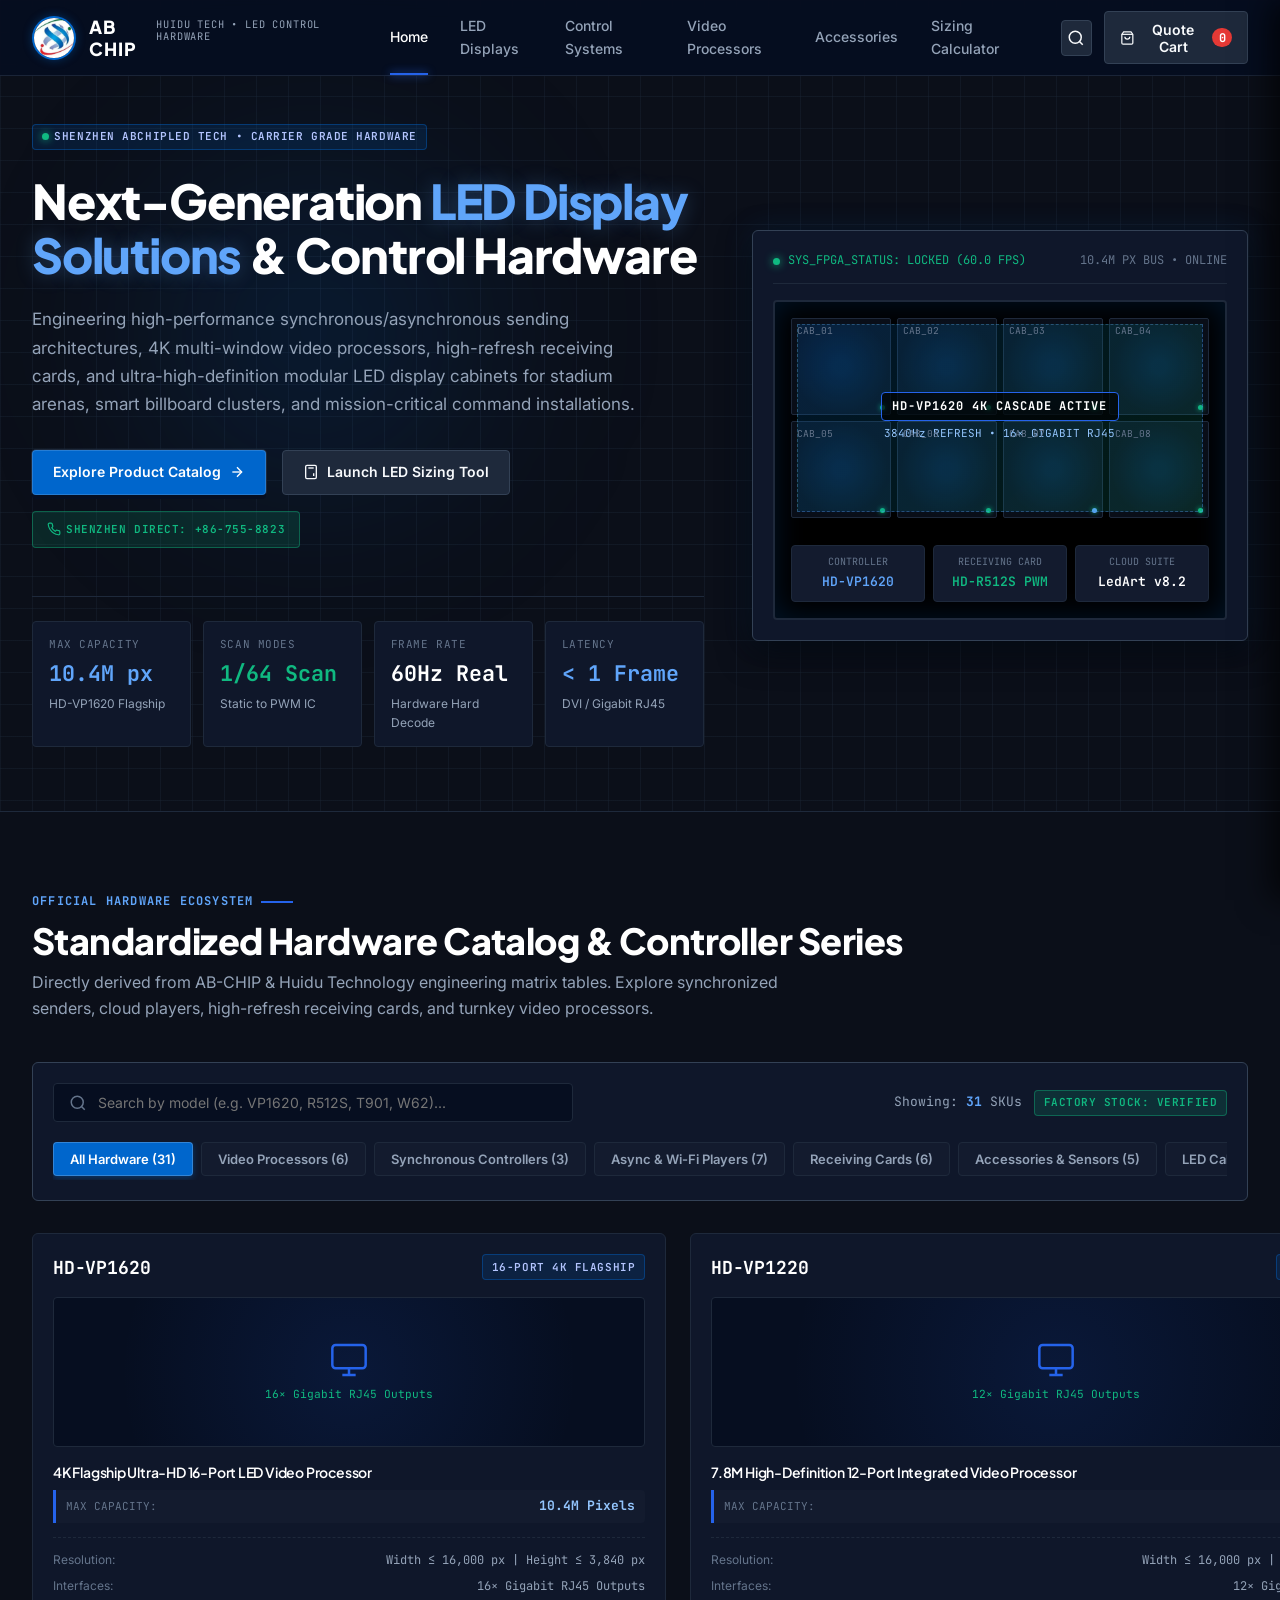
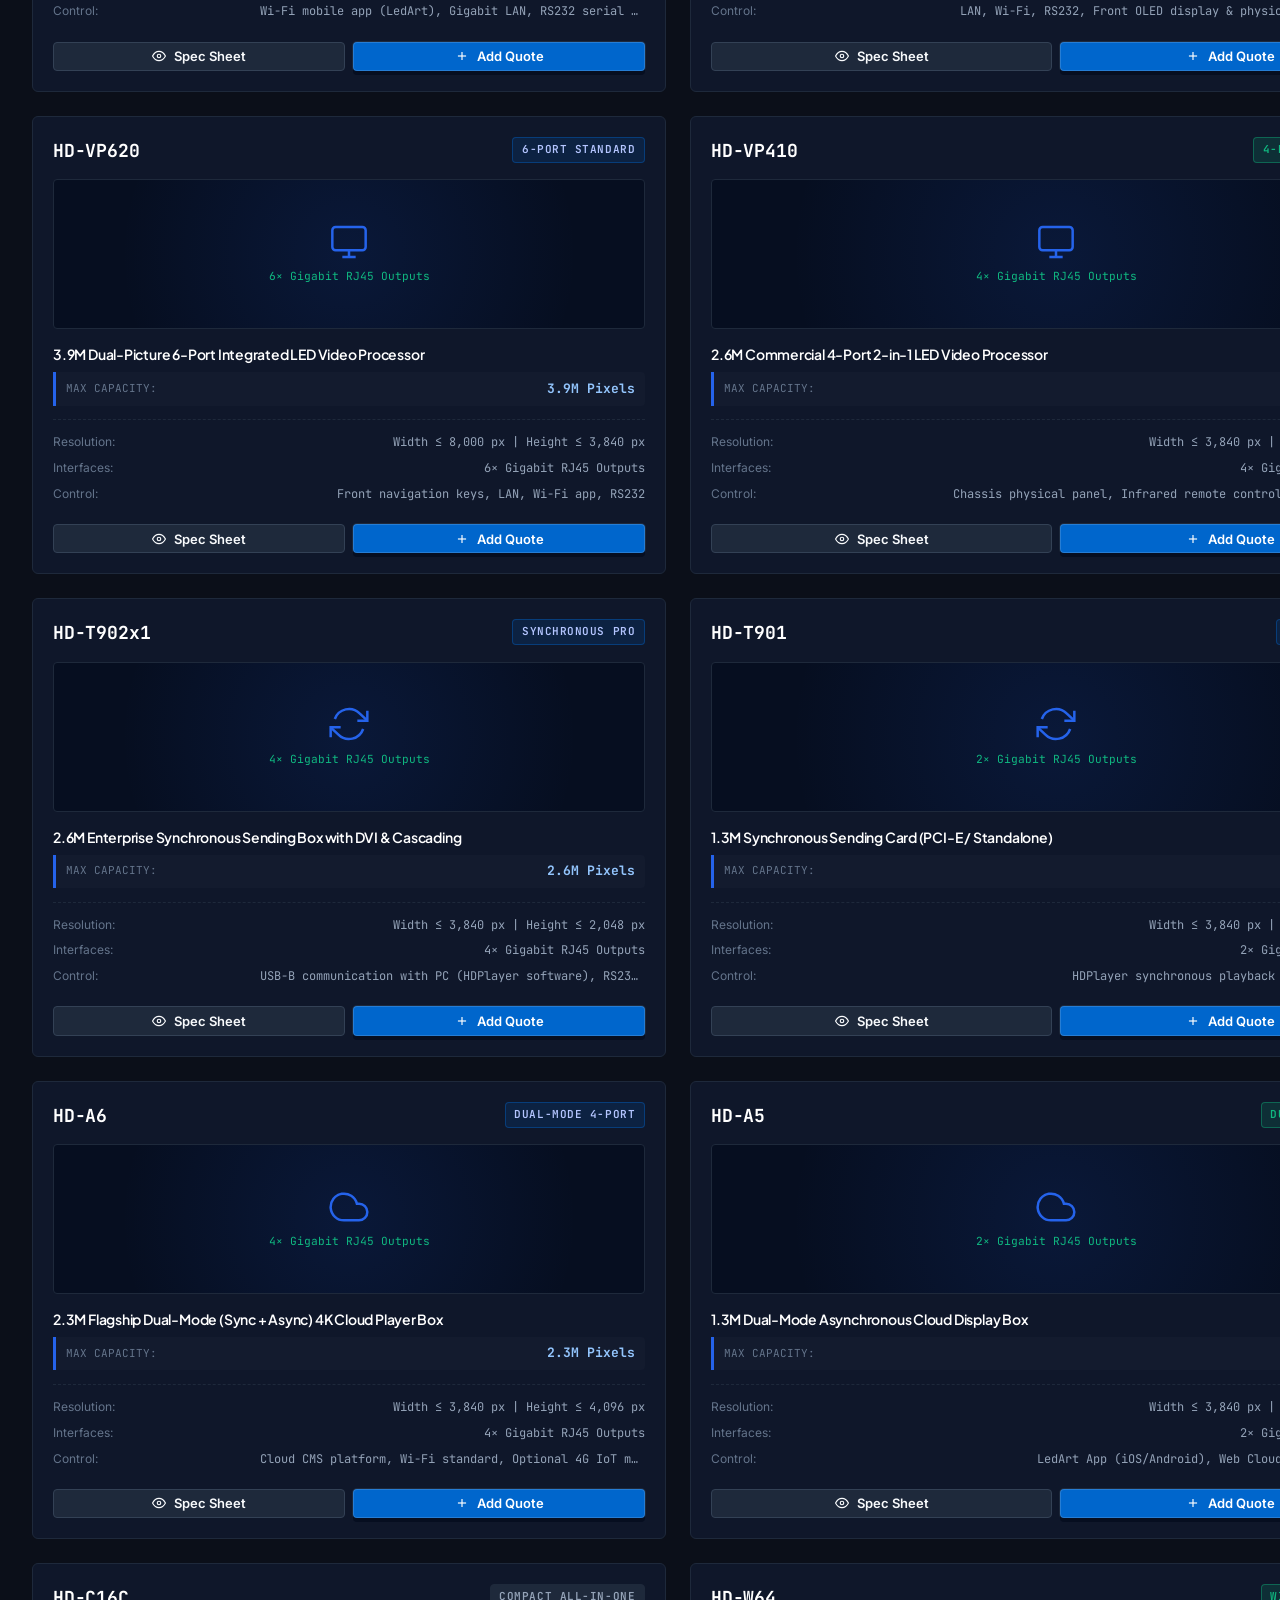
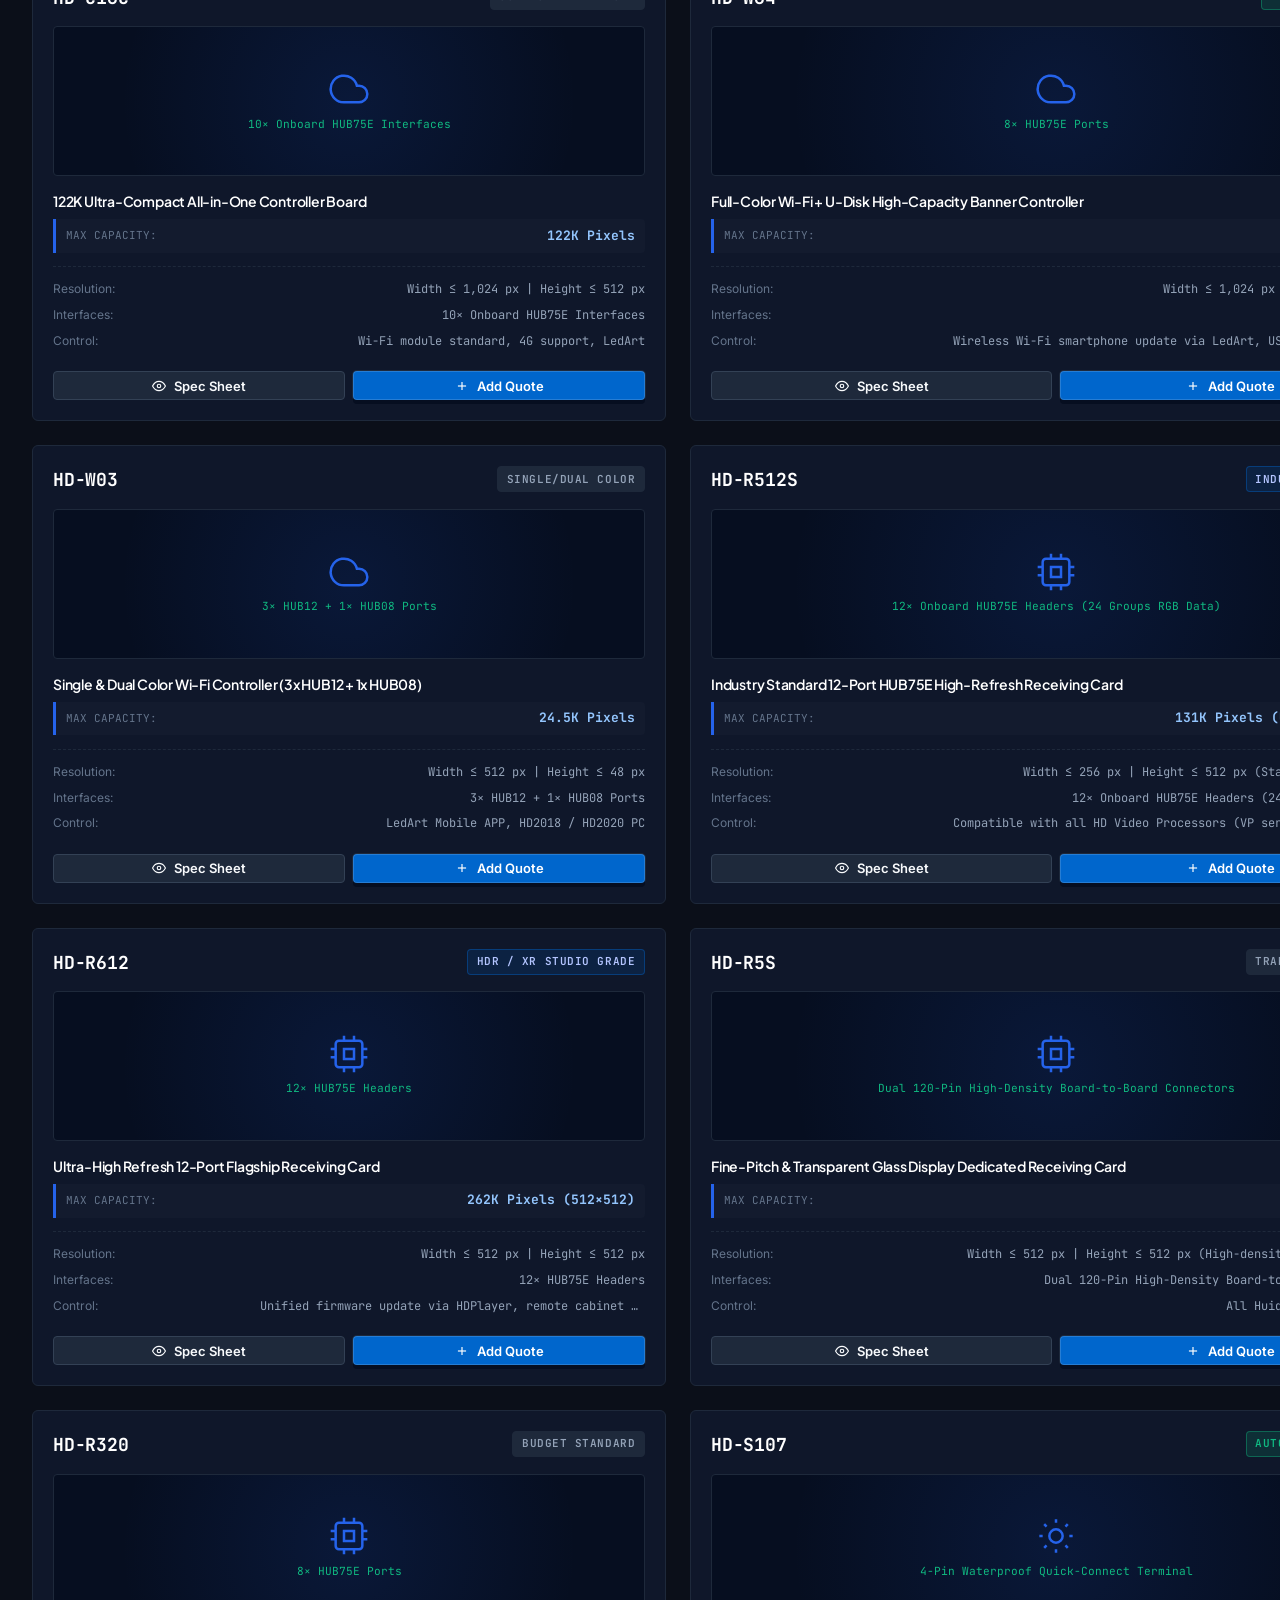
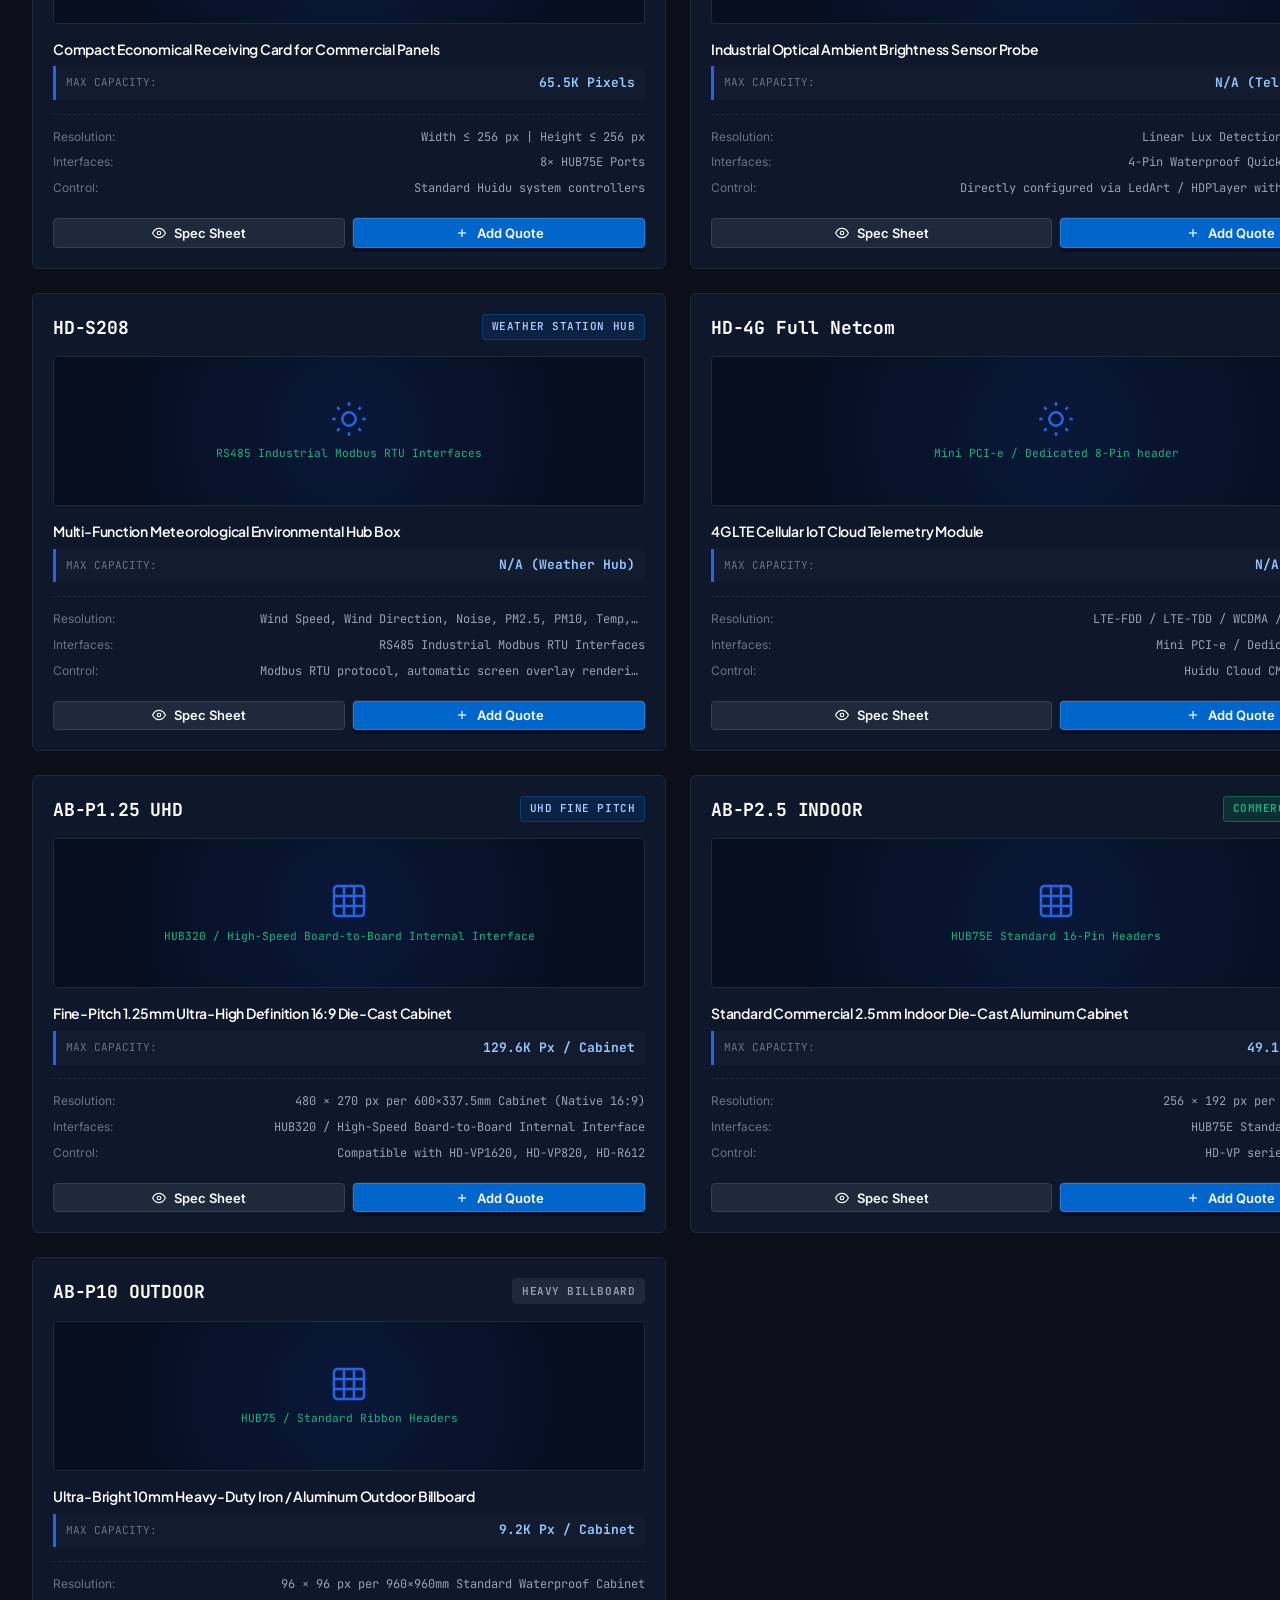
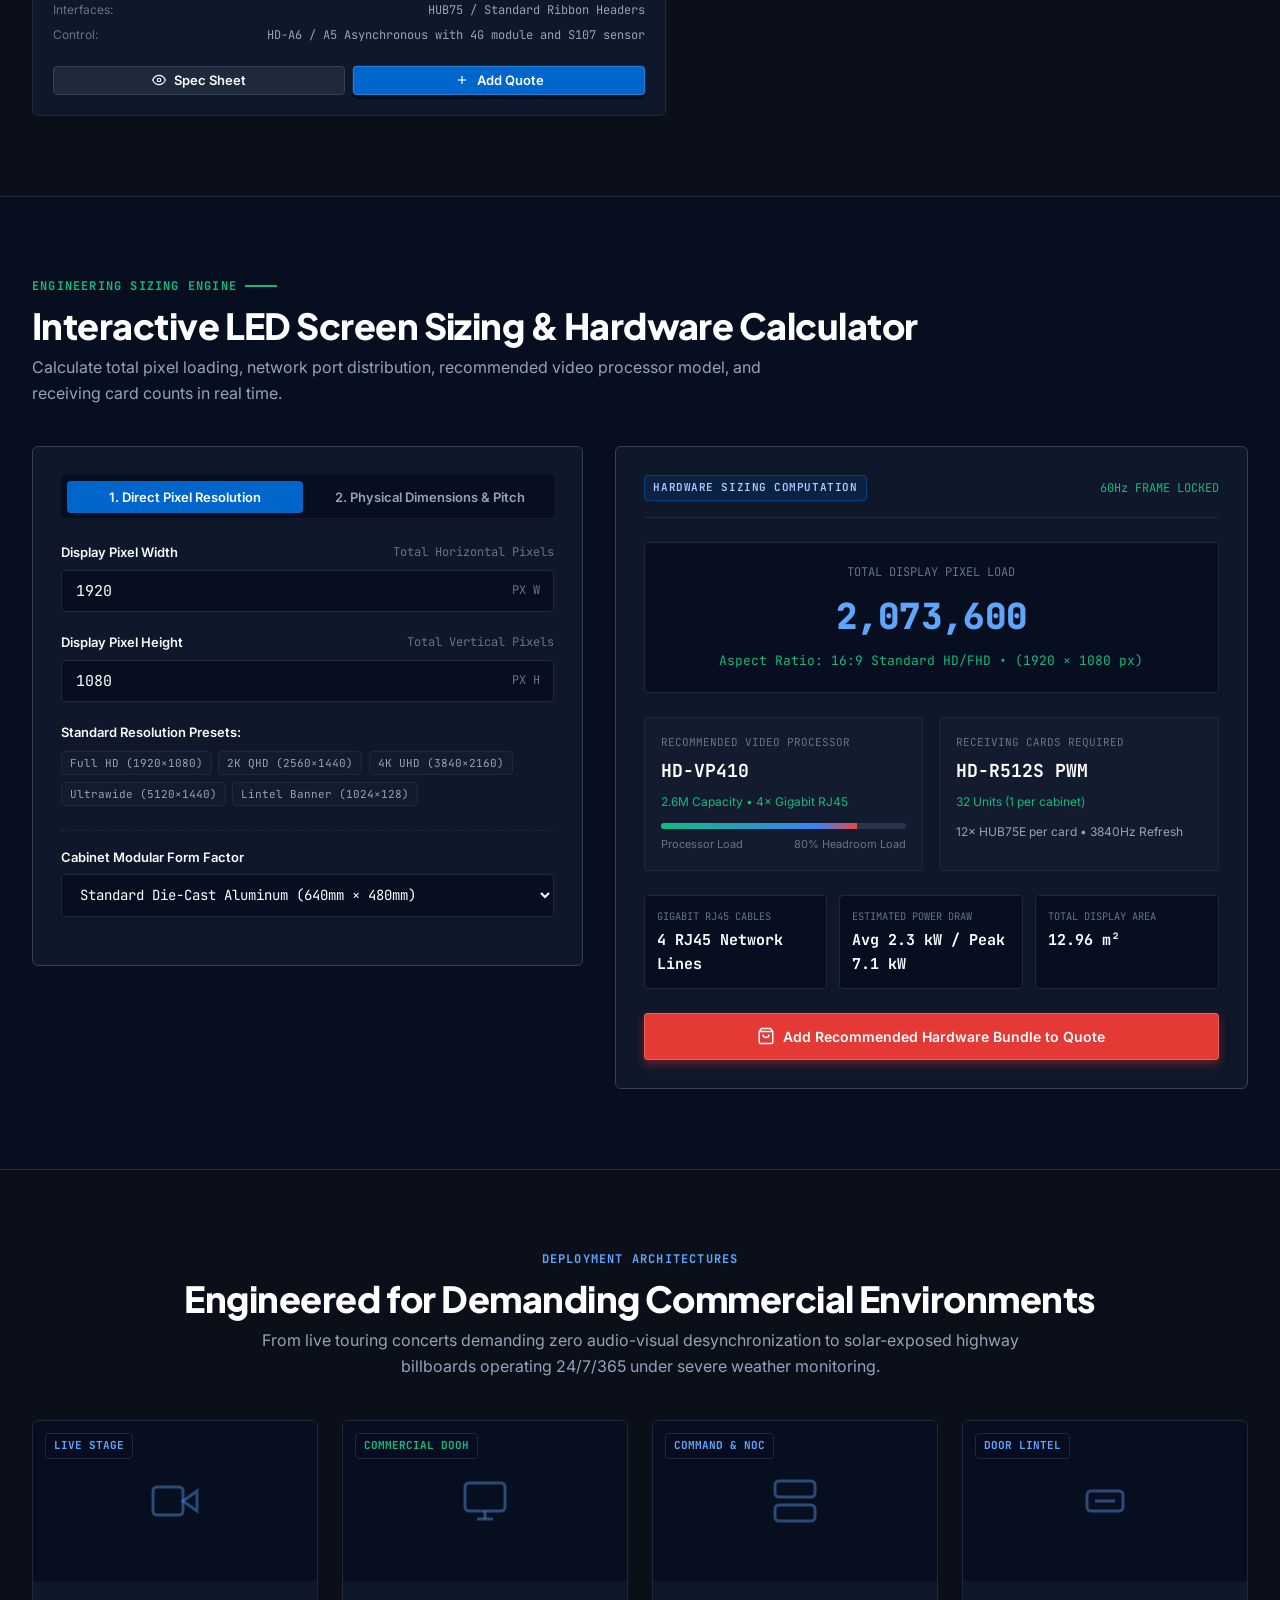
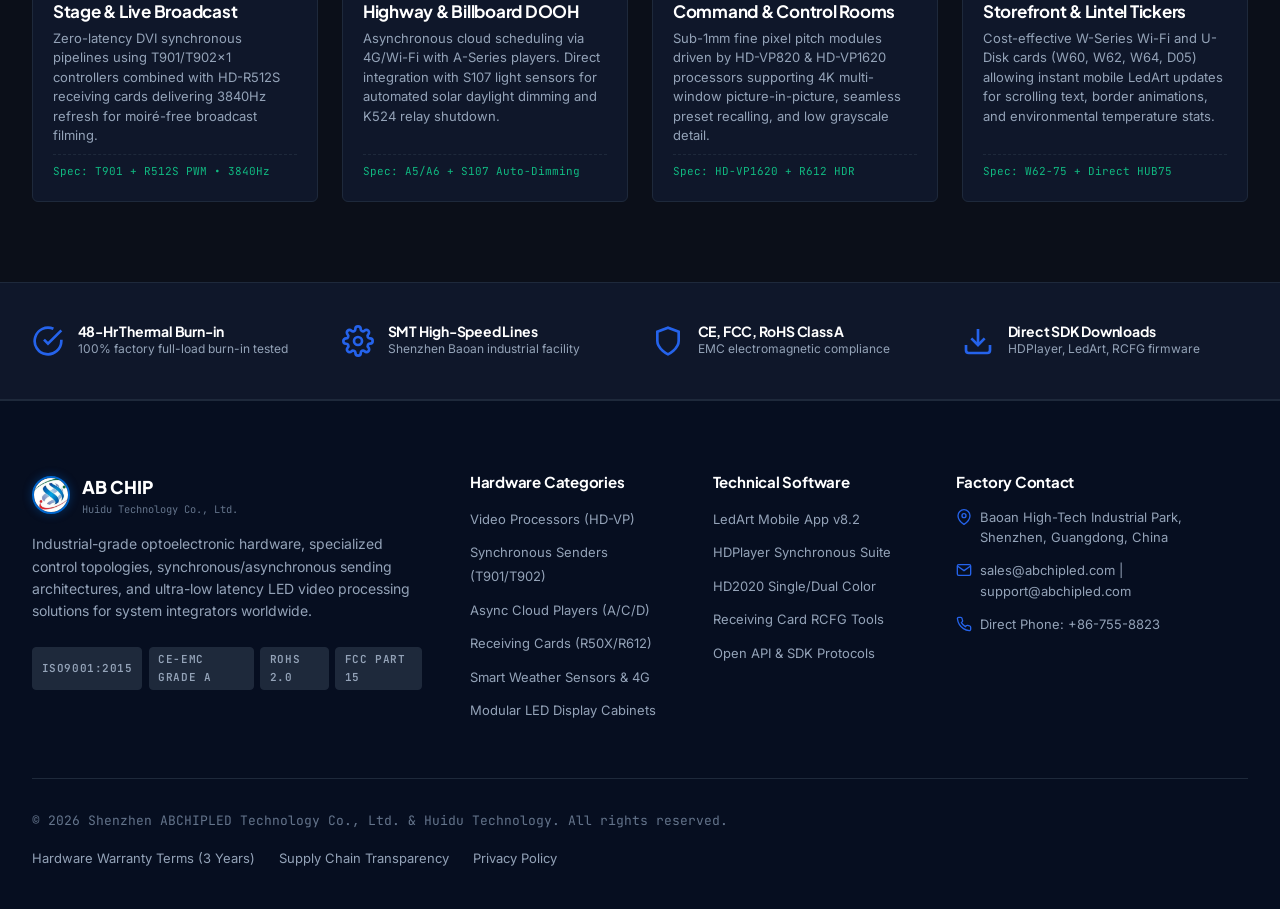
<file: index.html>
<!DOCTYPE html>
<html lang="en">
<head>
  <meta charset="UTF-8">
  <meta name="viewport" content="width=device-width, initial-scale=1.0">
  <meta name="description" content="AB-CHIP & Huidu Technology — Industrial Grade LED Display & Control Systems Hardware. 4K Video Processors, Synchronous/Asynchronous Controllers, Receiving Cards, and Sizing Calculator.">
  <title>AB-CHIP & Huidu Technology | Industrial LED Display & Control Systems</title>

  <!-- Favicon -->
  <link rel="icon" type="image/x-icon" href="favicon.ico">
  <link rel="icon" type="image/png" sizes="32x32" href="favicon.png">
  <link rel="icon" type="image/jpeg" href="Assists/Logo.jpeg">
  <link rel="apple-touch-icon" href="favicon.png">

  <!-- Google Fonts: Plus Jakarta Sans (Headings), Inter (Technical Copy), JetBrains Mono (Specs) -->
  <link rel="preconnect" href="https://fonts.googleapis.com">
  <link rel="preconnect" href="https://fonts.gstatic.com" crossorigin>
  <link href="https://fonts.googleapis.com/css2?family=Inter:wght@400;500;600;700&family=JetBrains+Mono:wght@400;500;700&family=Plus+Jakarta+Sans:wght@600;700;800&display=swap" rel="stylesheet">

  <!-- Custom Industrial CSS (Zero Frameworks) -->
  <link rel="stylesheet" href="style.css">
</head>
<body class="blueprint-bg">

  <!-- =================================================================
       1. STICKY NAVIGATION HEADER
       ================================================================= -->
  <header class="site-header" id="site-header">
    <div class="container header-container">
      
      <!-- Brand Logo Emblem -->
      <a href="#home" class="brand-wrapper" title="AB-CHIP & Huidu Technology">
        <img src="Assists/Logo.jpeg" alt="AB-CHIP Logo" class="brand-logo-img" onerror="this.style.display='none'; document.getElementById('logo-fallback').style.display='flex';">
        <div id="logo-fallback" class="brand-logo-fallback" style="display: none;">AB</div>
        <div class="brand-info">
          <span class="brand-title">AB CHIP</span>
          <span class="brand-subtitle">Huidu Tech • LED Control Hardware</span>
        </div>
      </a>

      <!-- Desktop Navigation Menu -->
      <nav class="main-nav" id="main-nav" aria-label="Main Navigation">
        <a href="#home" class="nav-link active">Home</a>
        <a href="#catalog" class="nav-link" data-cat="panels">LED Displays</a>
        <a href="#catalog" class="nav-link" data-cat="synchronous">Control Systems</a>
        <a href="#catalog" class="nav-link" data-cat="video-processors">Video Processors</a>
        <a href="#catalog" class="nav-link" data-cat="accessories">Accessories</a>
        <a href="#calculator" class="nav-link">Sizing Calculator</a>
      </nav>

      <!-- Header Action Triggers -->
      <div class="header-actions">
        <!-- Quick Search Trigger -->
        <button class="btn btn-secondary btn-icon" id="header-search-btn" title="Search Hardware Catalog" aria-label="Search">
          <svg width="18" height="18" viewBox="0 0 24 24" fill="none" stroke="currentColor" stroke-width="2"><circle cx="11" cy="11" r="8"></circle><line x1="21" y1="21" x2="16.65" y2="16.65"></line></svg>
        </button>

        <!-- Quote Cart Trigger Button -->
        <button class="cart-btn" id="header-cart-btn" aria-label="Open Quote Cart">
          <svg width="18" height="18" viewBox="0 0 24 24" fill="none" stroke="currentColor" stroke-width="2"><path d="M6 2L3 6v14a2 2 0 0 0 2 2h14a2 2 0 0 0 2-2V6l-3-4z"></path><line x1="3" y1="6" x2="21" y2="6"></line><path d="M16 10a4 4 0 0 1-8 0"></path></svg>
          <span class="cart-btn-label">Quote Cart</span>
          <span class="cart-badge" id="cart-counter">0</span>
        </button>

        <!-- Mobile Menu Toggle Button -->
        <button class="hamburger-btn" id="mobile-menu-btn" aria-label="Toggle navigation menu">
          <svg width="24" height="24" viewBox="0 0 24 24" fill="none" stroke="currentColor" stroke-width="2"><line x1="3" y1="12" x2="21" y2="12"></line><line x1="3" y1="6" x2="21" y2="6"></line><line x1="3" y1="18" x2="21" y2="18"></line></svg>
        </button>
      </div>

    </div>

    <!-- Mobile Navigation Panel -->
    <div class="mobile-nav-panel" id="mobile-nav-panel">
      <a href="#home" class="mobile-nav-link active">Home</a>
      <a href="#catalog" class="mobile-nav-link" data-cat="all">Complete Product Catalog</a>
      <a href="#catalog" class="mobile-nav-link" data-cat="video-processors">Video Processors (HD-VP)</a>
      <a href="#catalog" class="mobile-nav-link" data-cat="synchronous">Synchronous Controllers (T-Series)</a>
      <a href="#catalog" class="mobile-nav-link" data-cat="asynchronous">Async & Wi-Fi Players (A/C/W)</a>
      <a href="#catalog" class="mobile-nav-link" data-cat="receiving-cards">Receiving Cards (R50X/R612)</a>
      <a href="#calculator" class="mobile-nav-link">Interactive LED Sizing Tool</a>
      <a href="#scenarios" class="mobile-nav-link">Application Scenarios</a>
      <a href="#footer" class="mobile-nav-link">Technical Support & SDK</a>
    </div>
  </header>

  <main>
    <!-- =================================================================
         2. HERO SECTION: High-Contrast Dark Slate Split Banner
         ================================================================= -->
    <section class="hero-section" id="home">
      <div class="hero-glow-blob"></div>
      <div class="container hero-grid">
        
        <!-- Left Content -->
        <div class="hero-content">
          <div class="hero-status-strip">
            <span class="tech-badge primary">
              <span class="status-dot"></span>
              SHENZHEN ABCHIPLED TECH • CARRIER GRADE HARDWARE
            </span>
          </div>

          <h1 class="hero-title">
            Next-Generation <span class="highlight-blue">LED Display Solutions</span> &amp; Control Hardware
          </h1>

          <p class="hero-subtitle">
            Engineering high-performance synchronous/asynchronous sending architectures, 4K multi-window video processors, high-refresh receiving cards, and ultra-high-definition modular LED display cabinets for stadium arenas, smart billboard clusters, and mission-critical command installations.
          </p>

          <div class="hero-cta-group">
            <a href="#catalog" class="btn btn-primary">
              <span>Explore Product Catalog</span>
              <svg width="16" height="16" viewBox="0 0 24 24" fill="none" stroke="currentColor" stroke-width="2"><line x1="5" y1="12" x2="19" y2="12"></line><polyline points="12 5 19 12 12 19"></polyline></svg>
            </a>
            <a href="#calculator" class="btn btn-secondary">
              <svg width="16" height="16" viewBox="0 0 24 24" fill="none" stroke="currentColor" stroke-width="2"><rect x="4" y="2" width="16" height="20" rx="2"></rect><line x1="8" y1="6" x2="16" y2="6"></line><line x1="16" y1="14" x2="16" y2="18"></line><path d="M16 10h.01"></path><path d="M12 10h.01"></path><path d="M8 10h.01"></path><path d="M12 14h.01"></path><path d="M8 14h.01"></path><path d="M12 18h.01"></path><path d="M8 18h.01"></path></svg>
              <span>Launch LED Sizing Tool</span>
            </a>
            <div class="tech-badge green" style="padding: 0.55rem 0.85rem;">
              <svg width="14" height="14" viewBox="0 0 24 24" fill="none" stroke="currentColor" stroke-width="2"><path d="M22 16.92v3a2 2 0 0 1-2.18 2 19.79 19.79 0 0 1-8.63-3.07 19.5 19.5 0 0 1-6-6 19.79 19.79 0 0 1-3.07-8.67A2 2 0 0 1 4.11 2h3a2 2 0 0 1 2 1.72 12.84 12.84 0 0 0 .7 2.81 2 2 0 0 1-.45 2.11L8.09 9.91a16 16 0 0 0 6 6l1.27-1.27a2 2 0 0 1 2.11-.45 12.84 12.84 0 0 0 2.81.7A2 2 0 0 1 22 16.92z"></path></svg>
              <span>Shenzhen Direct: +86-755-8823</span>
            </div>
          </div>

          <!-- Quick Hardware Metrics Spec Row -->
          <div class="hero-metrics-bar">
            <div class="metric-card">
              <span class="metric-label">Max Capacity</span>
              <span class="metric-value blue">10.4M px</span>
              <span class="metric-sub">HD-VP1620 Flagship</span>
            </div>
            <div class="metric-card">
              <span class="metric-label">Scan Modes</span>
              <span class="metric-value green">1/64 Scan</span>
              <span class="metric-sub">Static to PWM IC</span>
            </div>
            <div class="metric-card">
              <span class="metric-label">Frame Rate</span>
              <span class="metric-value">60Hz Real</span>
              <span class="metric-sub">Hardware Hard Decode</span>
            </div>
            <div class="metric-card">
              <span class="metric-label">Latency</span>
              <span class="metric-value blue">&lt; 1 Frame</span>
              <span class="metric-sub">DVI / Gigabit RJ45</span>
            </div>
          </div>

        </div>

        <!-- Right Visual Showcase: 3D Modular LED Cabinet Rig -->
        <div class="hero-visual">
          <div class="chassis-rig">
            <!-- Rig Header Telemetry -->
            <div class="rig-header">
              <div class="rig-telemetry">
                <span class="status-dot"></span>
                <span>SYS_FPGA_STATUS: LOCKED (60.0 FPS)</span>
              </div>
              <div class="rig-clock mono">10.4M PX BUS • ONLINE</div>
            </div>

            <!-- Simulated 3D Modular LED Cabinet Display -->
            <div class="cabinet-stage">
              <div class="led-matrix-sim" id="cabinet-matrix">
                <!-- 8 Interactive Modular Cabinet Tiles -->
                <div class="led-cabinet-tile"><span class="tile-id">CAB_01</span><span class="tile-indicator"></span></div>
                <div class="led-cabinet-tile"><span class="tile-id">CAB_02</span><span class="tile-indicator"></span></div>
                <div class="led-cabinet-tile"><span class="tile-id">CAB_03</span><span class="tile-indicator"></span></div>
                <div class="led-cabinet-tile"><span class="tile-id">CAB_04</span><span class="tile-indicator"></span></div>
                <div class="led-cabinet-tile"><span class="tile-id">CAB_05</span><span class="tile-indicator"></span></div>
                <div class="led-cabinet-tile"><span class="tile-id">CAB_06</span><span class="tile-indicator"></span></div>
                <div class="led-cabinet-tile"><span class="tile-id">CAB_07</span><span class="tile-indicator"></span></div>
                <div class="led-cabinet-tile"><span class="tile-id">CAB_08</span><span class="tile-indicator"></span></div>

                <!-- Overlay Hologram Information -->
                <div class="screen-live-content">
                  <div class="live-badge">HD-VP1620 4K CASCADE ACTIVE</div>
                  <div class="live-spec">3840Hz REFRESH • 16× GIGABIT RJ45</div>
                </div>
              </div>

              <!-- Real-time Hardware Telemetry Strip -->
              <div class="rig-footer-bar">
                <div class="rig-stat-box">
                  <div class="stat-box-title">CONTROLLER</div>
                  <div class="stat-box-val" style="color: #60a5fa;">HD-VP1620</div>
                </div>
                <div class="rig-stat-box">
                  <div class="stat-box-title">RECEIVING CARD</div>
                  <div class="stat-box-val" style="color: var(--accent-green-bright);">HD-R512S PWM</div>
                </div>
                <div class="rig-stat-box">
                  <div class="stat-box-title">CLOUD SUITE</div>
                  <div class="stat-box-val">LedArt v8.2</div>
                </div>
              </div>
            </div>
          </div>
        </div>

      </div>
    </section>

    <!-- =================================================================
         3. INTERACTIVE PRODUCT CATALOG & LIVE FILTER
         ================================================================= -->
    <section class="catalog-section" id="catalog">
      <div class="container">
        
        <!-- Section Header -->
        <div class="section-header">
          <div class="section-label">
            <span>OFFICIAL HARDWARE ECOSYSTEM</span>
            <span class="line"></span>
          </div>
          <h2 class="section-title">Standardized Hardware Catalog &amp; Controller Series</h2>
          <p class="section-desc">
            Directly derived from AB-CHIP &amp; Huidu Technology engineering matrix tables. Explore synchronized senders, cloud players, high-refresh receiving cards, and turnkey video processors.
          </p>
        </div>

        <!-- Filter & Search Controls Bar -->
        <div class="catalog-controls">
          <div class="search-and-stats">
            <div class="search-box-wrapper">
              <span class="search-icon">
                <svg width="18" height="18" viewBox="0 0 24 24" fill="none" stroke="currentColor" stroke-width="2"><circle cx="11" cy="11" r="8"></circle><line x1="21" y1="21" x2="16.65" y2="16.65"></line></svg>
              </span>
              <input type="text" id="catalog-search" class="catalog-search-input" placeholder="Search by model (e.g. VP1620, R512S, T901, W62)..." autocomplete="off">
              <button id="search-clear-btn" class="search-clear-btn" aria-label="Clear search">&times;</button>
            </div>

            <div class="catalog-stats-strip">
              <span>Showing: <strong id="catalog-count-display">0</strong> SKUs</span>
              <span class="tech-badge green">Factory Stock: Verified</span>
            </div>
          </div>

          <!-- Category Filter Tabs -->
          <div class="category-tabs" id="category-tabs-container">
            <button class="cat-tab-btn active" data-category="all">All Hardware (<span id="cat-count-all">0</span>)</button>
            <button class="cat-tab-btn" data-category="video-processors">Video Processors (<span id="cat-count-vp">0</span>)</button>
            <button class="cat-tab-btn" data-category="synchronous">Synchronous Controllers (<span id="cat-count-sync">0</span>)</button>
            <button class="cat-tab-btn" data-category="asynchronous">Async &amp; Wi-Fi Players (<span id="cat-count-async">0</span>)</button>
            <button class="cat-tab-btn" data-category="receiving-cards">Receiving Cards (<span id="cat-count-recv">0</span>)</button>
            <button class="cat-tab-btn" data-category="accessories">Accessories &amp; Sensors (<span id="cat-count-acc">0</span>)</button>
            <button class="cat-tab-btn" data-category="panels">LED Cabinets (<span id="cat-count-panels">0</span>)</button>
          </div>
        </div>

        <!-- Dynamic Product Cards Grid -->
        <div class="products-grid" id="products-grid">
          <!-- Populated dynamically via script.js from products.js -->
        </div>

      </div>
    </section>

    <!-- =================================================================
         4. INTERACTIVE LED SCREEN SIZING CALCULATOR
         ================================================================= -->
    <section class="calculator-section" id="calculator">
      <div class="container">
        
        <!-- Section Header -->
        <div class="section-header">
          <div class="section-label">
            <span style="color: var(--accent-green-bright);">ENGINEERING SIZING ENGINE</span>
            <span class="line" style="background: var(--accent-green-bright);"></span>
          </div>
          <h2 class="section-title">Interactive LED Screen Sizing &amp; Hardware Calculator</h2>
          <p class="section-desc">
            Calculate total pixel loading, network port distribution, recommended video processor model, and receiving card counts in real time.
          </p>
        </div>

        <div class="calc-grid">
          
          <!-- Input Form Side -->
          <div class="calc-card-inputs">
            <!-- Mode Switch Tabs -->
            <div class="calc-mode-switch">
              <button class="mode-btn active" id="calc-mode-res">1. Direct Pixel Resolution</button>
              <button class="mode-btn" id="calc-mode-dim">2. Physical Dimensions &amp; Pitch</button>
            </div>

            <!-- Resolution Inputs (Default Mode) -->
            <div id="calc-res-inputs">
              <div class="calc-group">
                <label class="calc-label" for="calc-pixel-width">
                  <span>Display Pixel Width</span>
                  <span class="sub">Total Horizontal Pixels</span>
                </label>
                <div class="input-with-unit">
                  <input type="number" id="calc-pixel-width" class="calc-input" value="1920" min="64" max="16000" step="16">
                  <span class="unit-tag">PX W</span>
                </div>
              </div>

              <div class="calc-group">
                <label class="calc-label" for="calc-pixel-height">
                  <span>Display Pixel Height</span>
                  <span class="sub">Total Vertical Pixels</span>
                </label>
                <div class="input-with-unit">
                  <input type="number" id="calc-pixel-height" class="calc-input" value="1080" min="32" max="4096" step="16">
                  <span class="unit-tag">PX H</span>
                </div>
              </div>

              <!-- Preset Resolution Chips -->
              <div class="calc-group">
                <div class="calc-label"><span>Standard Resolution Presets:</span></div>
                <div class="preset-chips-row">
                  <button type="button" class="preset-chip" data-w="1920" data-h="1080">Full HD (1920×1080)</button>
                  <button type="button" class="preset-chip" data-w="2560" data-h="1440">2K QHD (2560×1440)</button>
                  <button type="button" class="preset-chip" data-w="3840" data-h="2160">4K UHD (3840×2160)</button>
                  <button type="button" class="preset-chip" data-w="5120" data-h="1440">Ultrawide (5120×1440)</button>
                  <button type="button" class="preset-chip" data-w="1024" data-h="128">Lintel Banner (1024×128)</button>
                </div>
              </div>
            </div>

            <!-- Physical Dimensions & Pitch Mode (Hidden by default) -->
            <div id="calc-dim-inputs" style="display: none;">
              <div class="calc-group">
                <label class="calc-label" for="calc-physical-width">
                  <span>Screen Physical Width (Meters)</span>
                  <span class="sub">Horizontal dimension</span>
                </label>
                <div class="input-with-unit">
                  <input type="number" id="calc-physical-width" class="calc-input" value="4.8" min="0.5" max="100" step="0.1">
                  <span class="unit-tag">Meters</span>
                </div>
              </div>

              <div class="calc-group">
                <label class="calc-label" for="calc-physical-height">
                  <span>Screen Physical Height (Meters)</span>
                  <span class="sub">Vertical dimension</span>
                </label>
                <div class="input-with-unit">
                  <input type="number" id="calc-physical-height" class="calc-input" value="2.7" min="0.5" max="50" step="0.1">
                  <span class="unit-tag">Meters</span>
                </div>
              </div>

              <div class="calc-group">
                <label class="calc-label" for="calc-pitch-select">
                  <span>LED Module Pixel Pitch</span>
                  <span class="sub">Pitch determines density</span>
                </label>
                <select id="calc-pitch-select" class="calc-select">
                  <option value="1.25">P1.25 (Ultra Fine-Pitch Broadcast)</option>
                  <option value="1.56">P1.56 (High-Density Conference Room)</option>
                  <option value="1.86">P1.86 (Commercial Fine-Pitch)</option>
                  <option value="2.0">P2.0 (Auditorium & Worship)</option>
                  <option value="2.5" selected>P2.5 (Standard Indoor Commercial)</option>
                  <option value="3.07">P3.07 (Cost-Effective Indoor Panel)</option>
                  <option value="3.91">P3.91 (Stage Rental & Touring Dual-Use)</option>
                  <option value="4.81">P4.81 (Outdoor Stage & Events)</option>
                  <option value="5.0">P5.0 (Outdoor Commercial Billboard)</option>
                  <option value="6.0">P6.0 (Outdoor Advertising Sign)</option>
                  <option value="10.0">P10.0 (Heavy Highway Billboard)</option>
                </select>
              </div>
            </div>

            <div class="calc-group" style="margin-top: 1.5rem; border-top: 1px dashed var(--border-color); padding-top: 1rem;">
              <label class="calc-label" for="calc-cabinet-type">
                <span>Cabinet Modular Form Factor</span>
              </label>
              <select id="calc-cabinet-type" class="calc-select">
                <option value="640x480">Standard Die-Cast Aluminum (640mm × 480mm)</option>
                <option value="500x500">Rental Touring Square (500mm × 500mm)</option>
                <option value="500x1000">Rental High Panel (500mm × 1000mm)</option>
                <option value="960x960">Outdoor Heavy Steel Cabinet (960mm × 960mm)</option>
              </select>
            </div>

          </div>

          <!-- Results Engineering Telemetry Panel -->
          <div class="calc-card-results">
            <div class="calc-results-header">
              <span class="tech-badge primary">HARDWARE SIZING COMPUTATION</span>
              <span class="mono" style="font-size: 0.75rem; color: var(--accent-green-bright);">60Hz FRAME LOCKED</span>
            </div>

            <!-- Big Pixel Total Hero -->
            <div class="pixel-load-hero">
              <div class="pixel-load-label">TOTAL DISPLAY PIXEL LOAD</div>
              <div class="pixel-load-digits" id="calc-total-pixels">2,073,600</div>
              <div class="pixel-aspect-ratio" id="calc-aspect-ratio">Aspect Ratio: 16:9 • Standard FHD 1080P</div>
            </div>

            <!-- Recommended Hardware Output Cards -->
            <div class="recommended-bundle-box">
              
              <!-- Video Processor Recommendation -->
              <div class="bundle-item-card">
                <span class="bundle-item-type">Recommended Video Processor</span>
                <span class="bundle-item-model" id="rec-processor-name">HD-VP410</span>
                <span class="bundle-item-meta" id="rec-processor-meta">2.6M Capacity • 4× Gigabit RJ45</span>
                
                <div class="load-gauge-bar">
                  <div class="load-gauge-fill" id="rec-processor-gauge" style="width: 80%;"></div>
                </div>
                <div style="display: flex; justify-content: space-between; font-size: 0.6875rem; color: var(--text-dim); margin-top: 2px;">
                  <span>Processor Load</span>
                  <span id="rec-processor-load-pct">80% Utilization</span>
                </div>
              </div>

              <!-- Receiving Cards Recommendation -->
              <div class="bundle-item-card">
                <span class="bundle-item-type">Receiving Cards Required</span>
                <span class="bundle-item-model" id="rec-rc-name">HD-R512S PWM</span>
                <span class="bundle-item-meta" id="rec-rc-count">32 Units Required (1 per cabinet)</span>
                
                <div style="font-size: 0.75rem; color: var(--text-muted); margin-top: 0.35rem;">
                  12× HUB75E per card • 3840Hz Refresh
                </div>
              </div>

            </div>

            <!-- System Technical Checklist -->
            <div class="specs-checklist-grid">
              <div class="check-item">
                <span class="check-item-title">Gigabit RJ45 Cables</span>
                <span class="check-item-value" id="calc-cables-needed">4 Network Lines</span>
              </div>
              <div class="check-item">
                <span class="check-item-title">Estimated Power Draw</span>
                <span class="check-item-value" id="calc-power-estimate">Avg 2.4 kW / Peak 7.1 kW</span>
              </div>
              <div class="check-item">
                <span class="check-item-title">Total Display Area</span>
                <span class="check-item-value" id="calc-area-estimate">12.96 m²</span>
              </div>
            </div>

            <!-- Action Button: Add bundle to quote -->
            <button class="btn btn-rfq" id="calc-add-bundle-btn" style="width: 100%; padding: 0.85rem;">
              <svg width="18" height="18" viewBox="0 0 24 24" fill="none" stroke="currentColor" stroke-width="2"><path d="M6 2L3 6v14a2 2 0 0 0 2 2h14a2 2 0 0 0 2-2V6l-3-4z"></path><line x1="3" y1="6" x2="21" y2="6"></line><path d="M16 10a4 4 0 0 1-8 0"></path></svg>
              <span>Add Recommended Hardware Bundle to Quote</span>
            </button>

          </div>

        </div>

      </div>
    </section>

    <!-- =================================================================
         5. COMMERCIAL DEPLOYMENT SCENARIOS (4 PILLARS)
         ================================================================= -->
    <section class="scenarios-section" id="scenarios">
      <div class="container">
        
        <!-- Header -->
        <div class="section-header" style="text-align: center; align-items: center;">
          <div class="section-label">
            <span style="color: #60a5fa;">DEPLOYMENT ARCHITECTURES</span>
          </div>
          <h2 class="section-title">Engineered for Demanding Commercial Environments</h2>
          <p class="section-desc">
            From live touring concerts demanding zero audio-visual desynchronization to solar-exposed highway billboards operating 24/7/365 under severe weather monitoring.
          </p>
        </div>

        <div class="scenarios-grid">
          
          <!-- Pillar 1: Stage & Live Broadcast -->
          <div class="scenario-card">
            <div class="scenario-img-wrapper">
              <span class="scenario-badge">LIVE STAGE</span>
              <div class="scenario-icon-lead">
                <svg width="48" height="48" viewBox="0 0 24 24" fill="none" stroke="currentColor" stroke-width="1.5"><polygon points="23 7 16 12 23 17 23 7"></polygon><rect x="1" y="5" width="15" height="14" rx="2" ry="2"></rect></svg>
              </div>
            </div>
            <div class="scenario-content">
              <h3 class="scenario-title">Stage &amp; Live Broadcast</h3>
              <p class="scenario-desc">
                Zero-latency DVI synchronous pipelines using T901/T902x1 controllers combined with HD-R512S receiving cards delivering 3840Hz refresh for moiré-free broadcast filming.
              </p>
              <div class="scenario-stack">Spec: T901 + R512S PWM • 3840Hz</div>
            </div>
          </div>

          <!-- Pillar 2: Highway & Billboard DOOH -->
          <div class="scenario-card">
            <div class="scenario-img-wrapper">
              <span class="scenario-badge" style="color: var(--accent-green-bright);">COMMERCIAL DOOH</span>
              <div class="scenario-icon-lead">
                <svg width="48" height="48" viewBox="0 0 24 24" fill="none" stroke="currentColor" stroke-width="1.5"><rect x="2" y="3" width="20" height="14" rx="2" ry="2"></rect><line x1="8" y1="21" x2="16" y2="21"></line><line x1="12" y1="17" x2="12" y2="21"></line></svg>
              </div>
            </div>
            <div class="scenario-content">
              <h3 class="scenario-title">Highway &amp; Billboard DOOH</h3>
              <p class="scenario-desc">
                Asynchronous cloud scheduling via 4G/Wi-Fi with A-Series players. Direct integration with S107 light sensors for automated solar daylight dimming and K524 relay shutdown.
              </p>
              <div class="scenario-stack">Spec: A5/A6 + S107 Auto-Dimming</div>
            </div>
          </div>

          <!-- Pillar 3: Command & NOC Rooms -->
          <div class="scenario-card">
            <div class="scenario-img-wrapper">
              <span class="scenario-badge">COMMAND &amp; NOC</span>
              <div class="scenario-icon-lead">
                <svg width="48" height="48" viewBox="0 0 24 24" fill="none" stroke="currentColor" stroke-width="1.5"><rect x="2" y="2" width="20" height="8" rx="2" ry="2"></rect><rect x="2" y="14" width="20" height="8" rx="2" ry="2"></rect><line x1="6" y1="6" x2="6.01" y2="6"></line><line x1="6" y1="18" x2="6.01" y2="18"></line></svg>
              </div>
            </div>
            <div class="scenario-content">
              <h3 class="scenario-title">Command &amp; Control Rooms</h3>
              <p class="scenario-desc">
                Sub-1mm fine pixel pitch modules driven by HD-VP820 &amp; HD-VP1620 processors supporting 4K multi-window picture-in-picture, seamless preset recalling, and low grayscale detail.
              </p>
              <div class="scenario-stack">Spec: HD-VP1620 + R612 HDR</div>
            </div>
          </div>

          <!-- Pillar 4: Storefront & Lintel Tickers -->
          <div class="scenario-card">
            <div class="scenario-img-wrapper">
              <span class="scenario-badge">DOOR LINTEL</span>
              <div class="scenario-icon-lead">
                <svg width="48" height="48" viewBox="0 0 24 24" fill="none" stroke="currentColor" stroke-width="1.5"><rect x="3" y="7" width="18" height="10" rx="2"></rect><line x1="7" y1="12" x2="17" y2="12"></line></svg>
              </div>
            </div>
            <div class="scenario-content">
              <h3 class="scenario-title">Storefront &amp; Lintel Tickers</h3>
              <p class="scenario-desc">
                Cost-effective W-Series Wi-Fi and U-Disk cards (W60, W62, W64, D05) allowing instant mobile LedArt updates for scrolling text, border animations, and environmental temperature stats.
              </p>
              <div class="scenario-stack">Spec: W62-75 + Direct HUB75</div>
            </div>
          </div>

        </div>

      </div>
    </section>

    <!-- =================================================================
         6. CREDIBILITY & INDUSTRIAL TESTING STANDARDS STRIP
         ================================================================= -->
    <section class="testing-strip">
      <div class="container">
        <div class="testing-grid">
          
          <div class="test-badge-box">
            <div class="test-icon">
              <svg width="32" height="32" viewBox="0 0 24 24" fill="none" stroke="currentColor" stroke-width="2"><path d="M22 11.08V12a10 10 0 1 1-5.93-9.14"></path><polyline points="22 4 12 14.01 9 11.01"></polyline></svg>
            </div>
            <div class="test-info">
              <h4>48-Hr Thermal Burn-in</h4>
              <p>100% factory full-load burn-in tested</p>
            </div>
          </div>

          <div class="test-badge-box">
            <div class="test-icon">
              <svg width="32" height="32" viewBox="0 0 24 24" fill="none" stroke="currentColor" stroke-width="2"><circle cx="12" cy="12" r="3"></circle><path d="M19.4 15a1.65 1.65 0 0 0 .33 1.82l.06.06a2 2 0 0 1 0 2.83 2 2 0 0 1-2.83 0l-.06-.06a1.65 1.65 0 0 0-1.82-.33 1.65 1.65 0 0 0-1 1.51V21a2 2 0 0 1-2 2 2 2 0 0 1-2-2v-.09A1.65 1.65 0 0 0 9 19.4a1.65 1.65 0 0 0-1.82.33l-.06.06a2 2 0 0 1-2.83 0 2 2 0 0 1 0-2.83l.06-.06a1.65 1.65 0 0 0 .33-1.82 1.65 1.65 0 0 0-1.51-1H3a2 2 0 0 1-2-2 2 2 0 0 1 2-2h.09A1.65 1.65 0 0 0 4.6 9a1.65 1.65 0 0 0-.33-1.82l-.06-.06a2 2 0 0 1 0-2.83 2 2 0 0 1 2.83 0l.06.06a1.65 1.65 0 0 0 1.82.33H9a1.65 1.65 0 0 0 1-1.51V3a2 2 0 0 1 2-2 2 2 0 0 1 2 2v.09a1.65 1.65 0 0 0 1 1.51 1.65 1.65 0 0 0 1.82-.33l.06-.06a2 2 0 0 1 2.83 0 2 2 0 0 1 0 2.83l-.06.06a1.65 1.65 0 0 0-.33 1.82V9a1.65 1.65 0 0 0 1.51 1H21a2 2 0 0 1 2 2 2 2 0 0 1-2 2h-.09a1.65 1.65 0 0 0-1.51 1z"></path></svg>
            </div>
            <div class="test-info">
              <h4>SMT High-Speed Lines</h4>
              <p>Shenzhen Baoan industrial facility</p>
            </div>
          </div>

          <div class="test-badge-box">
            <div class="test-icon">
              <svg width="32" height="32" viewBox="0 0 24 24" fill="none" stroke="currentColor" stroke-width="2"><path d="M12 22s8-4 8-10V5l-8-3-8 3v7c0 6 8 10 8 10z"></path></svg>
            </div>
            <div class="test-info">
              <h4>CE, FCC, RoHS Class A</h4>
              <p>EMC electromagnetic compliance</p>
            </div>
          </div>

          <div class="test-badge-box">
            <div class="test-icon">
              <svg width="32" height="32" viewBox="0 0 24 24" fill="none" stroke="currentColor" stroke-width="2"><path d="M21 15v4a2 2 0 0 1-2 2H5a2 2 0 0 1-2-2v-4"></path><polyline points="7 10 12 15 17 10"></polyline><line x1="12" y1="15" x2="12" y2="3"></line></svg>
            </div>
            <div class="test-info">
              <h4>Direct SDK Downloads</h4>
              <p>HDPlayer, LedArt, RCFG firmware</p>
            </div>
          </div>

        </div>
      </div>
    </section>
  </main>

  <!-- =================================================================
       7. SLIDE-OVER INQUIRY CART DRAWER
       ================================================================= -->
  <div class="drawer-backdrop" id="drawer-backdrop"></div>
  <aside class="cart-drawer" id="cart-drawer" aria-labelledby="drawer-title" aria-hidden="true">
    
    <!-- Drawer Header -->
    <div class="drawer-header">
      <div class="drawer-title" id="drawer-title">
        <svg width="20" height="20" viewBox="0 0 24 24" fill="none" stroke="currentColor" stroke-width="2"><path d="M6 2L3 6v14a2 2 0 0 0 2 2h14a2 2 0 0 0 2-2V6l-3-4z"></path><line x1="3" y1="6" x2="21" y2="6"></line><path d="M16 10a4 4 0 0 1-8 0"></path></svg>
        <span>Hardware Inquiry Cart (<span id="drawer-cart-count">0</span>)</span>
      </div>
      <button class="drawer-close-btn" id="drawer-close-btn" aria-label="Close Inquiry Drawer">&times;</button>
    </div>

    <!-- Drawer Body -->
    <div class="drawer-body">
      <!-- Itemized Cart List -->
      <div class="cart-items-list" id="cart-items-list">
        <!-- Rendered dynamically -->
      </div>

      <!-- Empty Cart Message -->
      <div class="cart-empty-message" id="cart-empty-state">
        <div class="cart-empty-icon">
          <svg width="48" height="48" viewBox="0 0 24 24" fill="none" stroke="currentColor" stroke-width="1.5"><circle cx="9" cy="21" r="1"></circle><circle cx="20" cy="21" r="1"></circle><path d="M1 1h4l2.68 13.39a2 2 0 0 0 2 1.61h9.72a2 2 0 0 0 2-1.61L23 6H6"></path></svg>
        </div>
        <div style="font-weight: 600; color: #ffffff;">Your Quote Cart is Empty</div>
        <p style="font-size: 0.8125rem; color: var(--text-dim);">
          Add controllers, video processors, or receiving cards from the catalog or sizing tool to request wholesale pricing.
        </p>
        <button class="btn btn-secondary btn-sm" id="empty-cart-browse-btn">Browse Hardware Catalog</button>
      </div>

      <!-- B2B Quote Inquiry Form (Shown when cart has items) -->
      <div class="rfq-form-container" id="rfq-form-container" style="display: none;">
        <div class="rfq-form-title">
          <svg width="16" height="16" viewBox="0 0 24 24" fill="none" stroke="currentColor" stroke-width="2"><path d="M14 2H6a2 2 0 0 0-2 2v16a2 2 0 0 0 2 2h12a2 2 0 0 0 2-2V8z"></path><polyline points="14 2 14 8 20 8"></polyline><line x1="16" y1="13" x2="8" y2="13"></line><line x1="16" y1="17" x2="8" y2="17"></line><polyline points="10 9 9 9 8 9"></polyline></svg>
          <span>Commercial RFQ Submission Form</span>
        </div>

        <form id="rfq-form" novalidate>
          <div class="rfq-form-row">
            <label class="rfq-form-label" for="rfq-company">Company / Organization *</label>
            <input type="text" id="rfq-company" class="rfq-input" placeholder="e.g. Apex Visual Systems Ltd" required>
          </div>

          <div class="rfq-form-row">
            <label class="rfq-form-label" for="rfq-name">Contact Person *</label>
            <input type="text" id="rfq-name" class="rfq-input" placeholder="e.g. David Lin" required>
          </div>

          <div class="rfq-form-row">
            <label class="rfq-form-label" for="rfq-email">Business Work Email *</label>
            <input type="email" id="rfq-email" class="rfq-input" placeholder="engineer@domain.com" required>
          </div>

          <div class="rfq-form-row">
            <label class="rfq-form-label" for="rfq-phone">Phone / WhatsApp *</label>
            <input type="tel" id="rfq-phone" class="rfq-input" placeholder="+1 (555) 000-0000" required>
          </div>

          <div class="rfq-form-row">
            <label class="rfq-form-label" for="rfq-timeline">Project Delivery Requirement</label>
            <select id="rfq-timeline" class="rfq-select">
              <option value="immediate">Immediate Dispatch (In Stock)</option>
              <option value="2weeks">Within 2 Weeks</option>
              <option value="1month">1 Month (Tender / Project Planning)</option>
              <option value="samples">Sample Testing Evaluation</option>
            </select>
          </div>

          <div class="rfq-form-row">
            <label class="rfq-form-label" for="rfq-notes">Project Specifications / Notes</label>
            <textarea id="rfq-notes" class="rfq-textarea" placeholder="Include target screen pitch, total dimensions, or specific FPGA requirement..."></textarea>
          </div>

          <button type="submit" class="btn btn-rfq" style="width: 100%; margin-top: 0.5rem; padding: 0.75rem;">
            <span>Submit B2B Quote Inquiry</span>
            <svg width="16" height="16" viewBox="0 0 24 24" fill="none" stroke="currentColor" stroke-width="2"><line x1="22" y1="2" x2="11" y2="13"></line><polygon points="22 2 15 22 11 13 2 9 22 2"></polygon></svg>
          </button>
        </form>
      </div>
    </div>

    <!-- Drawer Footer Summary -->
    <div class="drawer-footer" id="drawer-footer" style="display: none;">
      <div class="drawer-summary-line">
        <span>Total Hardware Items:</span>
        <strong id="drawer-total-qty">0 Units</strong>
      </div>
      <div class="drawer-summary-line">
        <span>Delivery Route:</span>
        <span class="mono" style="color: var(--accent-green-bright); font-size: 0.8125rem;">Shenzhen Ex-Factory / DHL Air</span>
      </div>
    </div>

  </aside>

  <!-- =================================================================
       8. INTERACTIVE TECHNICAL SPEC MODAL
       ================================================================= -->
  <div class="modal-backdrop" id="spec-modal-backdrop" aria-hidden="true">
    <div class="spec-modal-dialog" role="dialog" aria-modal="true" aria-labelledby="modal-model-title">
      
      <!-- Modal Header -->
      <div class="spec-modal-header">
        <div class="spec-modal-title-box">
          <div class="spec-modal-model" id="modal-model-title">HD-VP1620</div>
          <div class="spec-modal-tagline" id="modal-tagline">4K Flagship Ultra-HD 16-Port LED Video Processor</div>
        </div>
        <button class="drawer-close-btn" id="modal-close-btn" aria-label="Close Specification Modal">&times;</button>
      </div>

      <!-- Modal Body -->
      <div class="spec-modal-body">
        
        <!-- Quick Specs Strip -->
        <div class="specs-checklist-grid" id="modal-quick-chips">
          <!-- Dynamically inserted -->
        </div>

        <!-- Full Technical Spec Table -->
        <div>
          <div style="font-family: var(--font-mono); font-size: 0.75rem; text-transform: uppercase; color: var(--text-dim); margin-bottom: 0.5rem;">
            Official Engineering Parameter Matrix
          </div>
          <table class="spec-modal-table">
            <tbody id="modal-table-body">
              <!-- Dynamically populated -->
            </tbody>
          </table>
        </div>

        <!-- Recommended Applications Callout -->
        <div style="background: var(--surface-container); border-left: 3px solid var(--primary-blue-light); padding: 0.75rem 1rem; border-radius: 0 var(--radius-sm) var(--radius-sm) 0; font-size: 0.8125rem;">
          <strong style="color: #ffffff; display: block; margin-bottom: 2px;">Deployment Recommendation:</strong>
          <span id="modal-recommended-text" style="color: var(--text-muted);">Broadcast studios, arenas, stadiums</span>
        </div>

      </div>

      <!-- Modal Footer -->
      <div class="spec-modal-footer">
        <button class="btn btn-secondary btn-sm" id="modal-datasheet-btn">
          <svg width="14" height="14" viewBox="0 0 24 24" fill="none" stroke="currentColor" stroke-width="2"><path d="M21 15v4a2 2 0 0 1-2 2H5a2 2 0 0 1-2-2v-4"></path><polyline points="7 10 12 15 17 10"></polyline><line x1="12" y1="15" x2="12" y2="3"></line></svg>
          <span>Download Datasheet PDF</span>
        </button>

        <button class="btn btn-primary" id="modal-add-cart-btn">
          <svg width="16" height="16" viewBox="0 0 24 24" fill="none" stroke="currentColor" stroke-width="2"><path d="M6 2L3 6v14a2 2 0 0 0 2 2h14a2 2 0 0 0 2-2V6l-3-4z"></path><line x1="3" y1="6" x2="21" y2="6"></line><path d="M16 10a4 4 0 0 1-8 0"></path></svg>
          <span>Add to Quote Inquiry</span>
        </button>
      </div>

    </div>
  </div>

  <!-- =================================================================
       9. RFQ CONFIRMATION RECEIPT MODAL
       ================================================================= -->
  <div class="modal-backdrop" id="receipt-modal-backdrop" aria-hidden="true">
    <div class="receipt-modal-dialog">
      <div class="receipt-icon">
        <svg width="56" height="56" viewBox="0 0 24 24" fill="none" stroke="currentColor" stroke-width="2"><path d="M22 11.08V12a10 10 0 1 1-5.93-9.14"></path><polyline points="22 4 12 14.01 9 11.01"></polyline></svg>
      </div>

      <h3 style="font-size: 1.5rem; color: #ffffff;">Quote Inquiry Dispatched</h3>
      <p style="font-size: 0.875rem; color: var(--text-muted);">
        Your commercial hardware RFQ has been logged and transmitted to AB-CHIP Shenzhen Sales &amp; Engineering team.
      </p>

      <div>
        <span style="font-size: 0.75rem; text-transform: uppercase; color: var(--text-dim); display: block;">Official Tracking Reference</span>
        <span class="receipt-id-badge" id="receipt-rfq-id">RFQ-AB-2026-8842</span>
      </div>

      <div class="receipt-summary-ledger" id="receipt-summary-ledger">
        <!-- Injected dynamically -->
      </div>

      <div style="display: flex; gap: 0.75rem; justify-content: center; margin-top: 0.5rem;">
        <button class="btn btn-secondary btn-sm" id="receipt-print-btn">
          <svg width="14" height="14" viewBox="0 0 24 24" fill="none" stroke="currentColor" stroke-width="2"><polyline points="6 9 6 2 18 2 18 9"></polyline><path d="M6 18H4a2 2 0 0 1-2-2v-5a2 2 0 0 1 2-2h16a2 2 0 0 1 2 2v5a2 2 0 0 1-2 2h-2"></path><rect x="6" y="14" width="12" height="8"></rect></svg>
          <span>Print / Save RFQ Record</span>
        </button>
        <button class="btn btn-primary btn-sm" id="receipt-close-btn">Done</button>
      </div>
    </div>
  </div>

  <!-- =================================================================
       10. FLOATING TOAST NOTIFICATION CONTAINER
       ================================================================= -->
  <div class="toast-container" id="toast-container" aria-live="polite"></div>

  <!-- =================================================================
       11. PROFESSIONAL B2B FOOTER
       ================================================================= -->
  <footer class="site-footer" id="footer">
    <div class="container">
      
      <div class="footer-top-grid">
        
        <!-- Brand Info Column -->
        <div class="footer-brand-col">
          <div style="display: flex; align-items: center; gap: 0.75rem;">
            <img src="Assists/Logo.jpeg" alt="AB-CHIP Logo" class="brand-logo-img" style="width: 38px; height: 38px;">
            <div>
              <div style="font-family: var(--font-heading); font-weight: 800; font-size: 1.1rem; color: #ffffff;">AB CHIP</div>
              <div class="mono" style="font-size: 0.65rem; color: var(--text-dim);">Huidu Technology Co., Ltd.</div>
            </div>
          </div>
          <p class="footer-desc">
            Industrial-grade optoelectronic hardware, specialized control topologies, synchronous/asynchronous sending architectures, and ultra-low latency LED video processing solutions for system integrators worldwide.
          </p>
          <div style="display: flex; flex-wrap: gap; gap: 0.4rem; margin-top: 0.5rem;">
            <span class="tech-badge">ISO9001:2015</span>
            <span class="tech-badge">CE-EMC Grade A</span>
            <span class="tech-badge">RoHS 2.0</span>
            <span class="tech-badge">FCC Part 15</span>
          </div>
        </div>

        <!-- Product Categories Column -->
        <div class="footer-links-col">
          <h4>Hardware Categories</h4>
          <ul class="footer-links-list">
            <li><a href="#catalog" class="footer-link" data-cat="video-processors">Video Processors (HD-VP)</a></li>
            <li><a href="#catalog" class="footer-link" data-cat="synchronous">Synchronous Senders (T901/T902)</a></li>
            <li><a href="#catalog" class="footer-link" data-cat="asynchronous">Async Cloud Players (A/C/D)</a></li>
            <li><a href="#catalog" class="footer-link" data-cat="receiving-cards">Receiving Cards (R50X/R612)</a></li>
            <li><a href="#catalog" class="footer-link" data-cat="accessories">Smart Weather Sensors &amp; 4G</a></li>
            <li><a href="#catalog" class="footer-link" data-cat="panels">Modular LED Display Cabinets</a></li>
          </ul>
        </div>

        <!-- Engineering Downloads Column -->
        <div class="footer-links-col">
          <h4>Technical Software</h4>
          <ul class="footer-links-list">
            <li><a href="javascript:void(0)" class="footer-link software-trigger" data-tool="LedArt">LedArt Mobile App v8.2</a></li>
            <li><a href="javascript:void(0)" class="footer-link software-trigger" data-tool="HDPlayer">HDPlayer Synchronous Suite</a></li>
            <li><a href="javascript:void(0)" class="footer-link software-trigger" data-tool="HD2020">HD2020 Single/Dual Color</a></li>
            <li><a href="javascript:void(0)" class="footer-link software-trigger" data-tool="RCFG">Receiving Card RCFG Tools</a></li>
            <li><a href="javascript:void(0)" class="footer-link software-trigger" data-tool="SDK">Open API &amp; SDK Protocols</a></li>
          </ul>
        </div>

        <!-- Factory Contact Column -->
        <div class="footer-links-col">
          <h4>Factory Contact</h4>
          <div class="footer-contact-info">
            <div class="contact-row">
              <span class="contact-icon">
                <svg width="16" height="16" viewBox="0 0 24 24" fill="none" stroke="currentColor" stroke-width="2"><path d="M21 10c0 7-9 13-9 13s-9-6-9-13a9 9 0 0 1 18 0z"></path><circle cx="12" cy="10" r="3"></circle></svg>
              </span>
              <span>Baoan High-Tech Industrial Park, Shenzhen, Guangdong, China</span>
            </div>
            <div class="contact-row">
              <span class="contact-icon">
                <svg width="16" height="16" viewBox="0 0 24 24" fill="none" stroke="currentColor" stroke-width="2"><path d="M4 4h16c1.1 0 2 .9 2 2v12c0 1.1-.9 2-2 2H4c-1.1 0-2-.9-2-2V6c0-1.1.9-2 2-2z"></path><polyline points="22,6 12,13 2,6"></polyline></svg>
              </span>
              <span>sales@abchipled.com | support@abchipled.com</span>
            </div>
            <div class="contact-row">
              <span class="contact-icon">
                <svg width="16" height="16" viewBox="0 0 24 24" fill="none" stroke="currentColor" stroke-width="2"><path d="M22 16.92v3a2 2 0 0 1-2.18 2 19.79 19.79 0 0 1-8.63-3.07 19.5 19.5 0 0 1-6-6 19.79 19.79 0 0 1-3.07-8.67A2 2 0 0 1 4.11 2h3a2 2 0 0 1 2 1.72 12.84 12.84 0 0 0 .7 2.81 2 2 0 0 1-.45 2.11L8.09 9.91a16 16 0 0 0 6 6l1.27-1.27a2 2 0 0 1 2.11-.45 12.84 12.84 0 0 0 2.81.7A2 2 0 0 1 22 16.92z"></path></svg>
              </span>
              <span>Direct Phone: +86-755-8823</span>
            </div>
          </div>
        </div>

      </div>

      <!-- Bottom Legal Row -->
      <div class="footer-bottom-bar">
        <div class="mono">
          &copy; 2026 Shenzhen ABCHIPLED Technology Co., Ltd. &amp; Huidu Technology. All rights reserved.
        </div>
        <div class="footer-legal-links">
          <a href="javascript:void(0)" class="footer-link">Hardware Warranty Terms (3 Years)</a>
          <a href="javascript:void(0)" class="footer-link">Supply Chain Transparency</a>
          <a href="javascript:void(0)" class="footer-link">Privacy Policy</a>
        </div>
      </div>

    </div>
  </footer>

  <!-- =================================================================
       SCRIPTS: products.js (Data layer) followed by script.js (Controller)
       ================================================================= -->
  <script src="products.js"></script>
  <script src="script.js"></script>
</body>
</html>
</file>
<file: style.css>
/* ===================================================================
   AB-CHIP & HUIDU TECHNOLOGY — INDUSTRIAL B2B DESIGN SYSTEM
   Custom CSS Architecture (Pure CSS3 - Zero External Frameworks)
   =================================================================== */

/* -------------------------------------------------------------------
   1. CSS CUSTOM PROPERTIES & ROOT VARIABLES
   ------------------------------------------------------------------- */
:root {
  /* Color Palette */
  --bg-dark: #0b0f19;
  --bg-darker: #060e20;
  --bg-light: #f8fafc;
  --card-bg: #111827;
  --card-bg-light: #ffffff;
  
  --surface-container-lowest: #060e20;
  --surface-container-low: #0f172a;
  --surface-container: #131b2e;
  --surface-container-high: #1e293b;
  --surface-container-highest: #28334e;
  
  /* Primary B2B RGB Accents */
  --primary-blue: #0066cc;
  --primary-blue-hover: #0052a3;
  --primary-blue-light: #2563eb;
  --primary-blue-glow: rgba(0, 102, 204, 0.4);
  --primary-tint: #b4c5ff;
  
  --accent-green: #00875a;
  --accent-green-bright: #10b981;
  --accent-green-glow: rgba(16, 185, 129, 0.35);
  
  --accent-red: #e53935;
  --accent-red-hover: #c62828;
  --accent-red-glow: rgba(229, 57, 53, 0.4);

  --accent-amber: #f59e0b;

  /* Hairline Borders & Scaffolding */
  --border-color: #1e293b;
  --border-bright: #334155;
  --border-focus: #2563eb;

  /* Typography Colors */
  --text-main: #f8fafc;
  --text-muted: #94a3b8;
  --text-dim: #64748b;
  --text-dark: #0f172a;

  /* Typography Families */
  --font-heading: 'Plus Jakarta Sans', -apple-system, BlinkMacSystemFont, 'Segoe UI', Roboto, sans-serif;
  --font-body: 'Inter', -apple-system, BlinkMacSystemFont, 'Segoe UI', Roboto, sans-serif;
  --font-mono: 'JetBrains Mono', 'Fira Code', 'Courier New', monospace;

  /* Layout Constants */
  --max-width: 1440px;
  --header-height: 76px;
  --radius-sm: 4px;
  --radius-md: 6px;
  --radius-lg: 10px;
  --radius-xl: 14px;
  --radius-full: 9999px;

  /* Transitions & Shadows */
  --transition-fast: 0.15s ease;
  --transition-normal: 0.25s ease;
  --transition-smooth: 0.35s cubic-bezier(0.16, 1, 0.3, 1);
  --shadow-sm: 0 2px 4px rgba(0, 0, 0, 0.3);
  --shadow-md: 0 4px 12px rgba(0, 0, 0, 0.4);
  --shadow-lg: 0 12px 32px rgba(0, 0, 0, 0.6);
  --shadow-tech: 0 4px 0 0 #060e20, 0 0 0 1px #1e293b;
}

/* -------------------------------------------------------------------
   2. CSS RESET & GLOBAL BASE STYLES
   ------------------------------------------------------------------- */
*, *::before, *::after {
  box-sizing: border-box;
  margin: 0;
  padding: 0;
}

html {
  scroll-behavior: smooth;
  font-size: 16px;
  background-color: var(--bg-dark);
  color: var(--text-main);
  text-rendering: optimizeLegibility;
  -webkit-font-smoothing: antialiased;
}

body {
  font-family: var(--font-body);
  font-size: 0.9375rem;
  line-height: 1.6;
  background-color: var(--bg-dark);
  color: var(--text-main);
  overflow-x: hidden;
  min-height: 100vh;
}

img, svg {
  display: block;
  max-width: 100%;
}

a {
  color: inherit;
  text-decoration: none;
  transition: color var(--transition-fast);
}

button {
  font-family: inherit;
  cursor: pointer;
  border: none;
  background: none;
  outline: none;
}

input, select, textarea {
  font-family: inherit;
  font-size: inherit;
  color: inherit;
}

ul, ol {
  list-style: none;
}

/* Micro Blueprint Background Pattern */
.blueprint-bg {
  background-color: var(--bg-dark);
  background-image: 
    linear-gradient(to right, rgba(30, 41, 59, 0.35) 1px, transparent 1px),
    linear-gradient(to bottom, rgba(30, 41, 59, 0.35) 1px, transparent 1px);
  background-size: 32px 32px;
}

.container {
  width: 100%;
  max-width: var(--max-width);
  margin-left: auto;
  margin-right: auto;
  padding-left: 2rem;
  padding-right: 2rem;
}

/* -------------------------------------------------------------------
   3. TYPOGRAPHY & CHIPS
   ------------------------------------------------------------------- */
h1, h2, h3, h4, h5, h6 {
  font-family: var(--font-heading);
  font-weight: 700;
  line-height: 1.2;
  color: var(--text-main);
  letter-spacing: -0.015em;
}

.mono {
  font-family: var(--font-mono);
}

.tech-badge {
  display: inline-flex;
  align-items: center;
  gap: 0.35rem;
  font-family: var(--font-mono);
  font-size: 0.6875rem;
  font-weight: 600;
  text-transform: uppercase;
  letter-spacing: 0.05em;
  padding: 0.2rem 0.55rem;
  border-radius: var(--radius-sm);
  background: var(--surface-container-high);
  border: 1px solid var(--border-color);
  color: var(--text-muted);
}

.tech-badge.primary {
  background: rgba(0, 102, 204, 0.15);
  border-color: rgba(0, 102, 204, 0.4);
  color: var(--primary-tint);
}

.tech-badge.green {
  background: rgba(16, 185, 129, 0.15);
  border-color: rgba(16, 185, 129, 0.4);
  color: var(--accent-green-bright);
}

.tech-badge.amber {
  background: rgba(245, 158, 11, 0.15);
  border-color: rgba(245, 158, 11, 0.4);
  color: var(--accent-amber);
}

.status-dot {
  width: 7px;
  height: 7px;
  border-radius: 50%;
  display: inline-block;
  background-color: var(--accent-green-bright);
  box-shadow: 0 0 8px var(--accent-green-bright);
}

.status-dot.pulse {
  animation: pulse-glow 2s infinite;
}

@keyframes pulse-glow {
  0% { transform: scale(0.95); opacity: 0.7; }
  50% { transform: scale(1.15); opacity: 1; filter: drop-shadow(0 0 6px var(--accent-green-bright)); }
  100% { transform: scale(0.95); opacity: 0.7; }
}

/* -------------------------------------------------------------------
   4. BUTTONS & INDUSTRIAL CONTROLS
   ------------------------------------------------------------------- */
.btn {
  display: inline-flex;
  align-items: center;
  justify-content: center;
  gap: 0.5rem;
  font-family: var(--font-body);
  font-size: 0.875rem;
  font-weight: 600;
  padding: 0.65rem 1.25rem;
  border-radius: var(--radius-sm);
  transition: all var(--transition-fast);
  text-decoration: none;
  white-space: nowrap;
  user-select: none;
}

.btn-primary {
  background: var(--primary-blue);
  color: #ffffff;
  border: 1px solid rgba(255, 255, 255, 0.15);
  box-shadow: var(--shadow-tech);
}

.btn-primary:hover {
  background: var(--primary-blue-hover);
  border-color: #60a5fa;
  transform: translateY(-1px);
}

.btn-primary:active {
  transform: translateY(1px);
}

.btn-secondary {
  background: var(--surface-container-high);
  color: var(--text-main);
  border: 1px solid var(--border-bright);
}

.btn-secondary:hover {
  background: var(--surface-container-highest);
  border-color: var(--primary-blue);
  color: #ffffff;
}

.btn-rfq {
  background: var(--accent-red);
  color: #ffffff;
  border: 1px solid rgba(255, 255, 255, 0.2);
  box-shadow: 0 4px 10px var(--accent-red-glow);
}

.btn-rfq:hover {
  background: var(--accent-red-hover);
  transform: translateY(-1px);
}

.btn-sm {
  padding: 0.35rem 0.75rem;
  font-size: 0.8125rem;
}

.btn-icon {
  width: 36px;
  height: 36px;
  padding: 0;
  border-radius: var(--radius-sm);
  display: inline-flex;
  align-items: center;
  justify-content: center;
}

/* -------------------------------------------------------------------
   5. STICKY NAVIGATION HEADER
   ------------------------------------------------------------------- */
.site-header {
  position: fixed;
  top: 0;
  left: 0;
  right: 0;
  height: var(--header-height);
  background: rgba(6, 14, 32, 0.92);
  backdrop-filter: blur(12px);
  -webkit-backdrop-filter: blur(12px);
  border-bottom: 1px solid rgba(51, 65, 85, 0.45);
  z-index: 1000;
  transition: all var(--transition-normal);
}

.header-container {
  height: 100%;
  display: flex;
  align-items: center;
  justify-content: space-between;
  gap: 1.5rem;
}

.brand-wrapper {
  display: flex;
  align-items: center;
  gap: 0.85rem;
  text-decoration: none;
}

.brand-logo-img {
  width: 44px;
  height: 44px;
  border-radius: 50%;
  object-fit: cover;
  border: 2px solid var(--primary-blue);
  box-shadow: 0 0 10px var(--primary-blue-glow);
  background: #000000;
}

.brand-logo-fallback {
  width: 44px;
  height: 44px;
  border-radius: 50%;
  background: radial-gradient(circle, #2563eb 20%, #060e20 85%);
  border: 2px solid var(--primary-blue);
  display: flex;
  align-items: center;
  justify-content: center;
  color: #ffffff;
  font-family: var(--font-mono);
  font-weight: 800;
  font-size: 0.875rem;
}

.brand-info {
  display: flex;
  flex-col: column;
  line-height: 1.2;
}

.brand-title {
  display: flex;
  align-items: center;
  gap: 0.4rem;
  font-family: var(--font-heading);
  font-size: 1.125rem;
  font-weight: 800;
  letter-spacing: 0.04em;
  color: #ffffff;
}

.brand-subtitle {
  font-family: var(--font-mono);
  font-size: 0.65rem;
  color: var(--text-muted);
  text-transform: uppercase;
  letter-spacing: 0.08em;
  display: block;
  margin-top: 2px;
}

/* Nav Menu Links */
.main-nav {
  display: flex;
  align-items: center;
  gap: 0.35rem;
  height: 100%;
}

.nav-link {
  height: 100%;
  display: inline-flex;
  align-items: center;
  padding: 0 0.85rem;
  font-family: var(--font-body);
  font-size: 0.875rem;
  font-weight: 500;
  color: var(--text-muted);
  position: relative;
  transition: color var(--transition-fast);
}

.nav-link:hover,
.nav-link.active {
  color: #ffffff;
}

.nav-link.active::after {
  content: '';
  position: absolute;
  bottom: 0;
  left: 0.85rem;
  right: 0.85rem;
  height: 2px;
  background: var(--primary-blue-light);
  box-shadow: 0 0 8px var(--primary-blue-light);
}

/* Header Actions */
.header-actions {
  display: flex;
  align-items: center;
  gap: 0.75rem;
}

.cart-btn {
  position: relative;
  display: inline-flex;
  align-items: center;
  gap: 0.5rem;
  background: var(--surface-container-high);
  color: var(--text-main);
  border: 1px solid var(--border-bright);
  padding: 0.55rem 0.95rem;
  border-radius: var(--radius-sm);
  font-size: 0.875rem;
  font-weight: 600;
  transition: all var(--transition-fast);
}

.cart-btn:hover {
  background: var(--surface-container-highest);
  border-color: var(--primary-blue);
  color: #ffffff;
}

.cart-badge {
  background: var(--accent-red);
  color: #ffffff;
  font-family: var(--font-mono);
  font-size: 0.75rem;
  font-weight: 700;
  padding: 0.1rem 0.45rem;
  border-radius: var(--radius-full);
  min-width: 18px;
  text-align: center;
  transition: transform var(--transition-fast);
}

.cart-btn:hover .cart-badge {
  transform: scale(1.1);
}

.hamburger-btn {
  display: none;
  background: transparent;
  color: var(--text-main);
  font-size: 1.5rem;
  padding: 0.35rem;
}

/* Mobile Nav Drawer */
.mobile-nav-panel {
  display: none;
  position: fixed;
  top: var(--header-height);
  left: 0;
  right: 0;
  background: var(--surface-container-lowest);
  border-bottom: 1px solid var(--border-bright);
  padding: 1.5rem 2rem;
  flex-direction: column;
  gap: 1rem;
  z-index: 999;
}

.mobile-nav-panel.open {
  display: flex;
}

.mobile-nav-link {
  font-size: 1rem;
  font-weight: 600;
  color: var(--text-muted);
  padding: 0.5rem 0;
  border-bottom: 1px solid var(--border-color);
}

.mobile-nav-link.active,
.mobile-nav-link:hover {
  color: var(--primary-blue-light);
}

/* -------------------------------------------------------------------
   6. HERO SECTION: High-Contrast Dark Slate Split Banner
   ------------------------------------------------------------------- */
.hero-section {
  position: relative;
  padding-top: calc(var(--header-height) + 3rem);
  padding-bottom: 4rem;
  overflow: hidden;
  border-bottom: 1px solid var(--border-color);
}

.hero-glow-blob {
  position: absolute;
  top: 10%;
  left: 5%;
  width: 500px;
  height: 500px;
  background: radial-gradient(circle, rgba(0, 102, 204, 0.18) 0%, rgba(6, 14, 32, 0) 70%);
  filter: blur(80px);
  pointer-events: none;
  z-index: 1;
}

.hero-grid {
  display: grid;
  grid-template-columns: 1.15fr 0.85fr;
  gap: 3rem;
  align-items: center;
  position: relative;
  z-index: 2;
}

/* Left Hero Content */
.hero-content {
  display: flex;
  flex-direction: column;
  gap: 1.5rem;
}

.hero-status-strip {
  display: flex;
  align-items: center;
  gap: 0.75rem;
}

.hero-title {
  font-size: 3rem;
  font-weight: 800;
  line-height: 1.12;
  letter-spacing: -0.025em;
  color: #ffffff;
}

.hero-title .highlight-blue {
  color: #60a5fa;
  text-shadow: 0 0 20px rgba(96, 165, 250, 0.3);
}

.hero-title .highlight-green {
  color: var(--accent-green-bright);
}

.hero-subtitle {
  font-size: 1.0625rem;
  line-height: 1.65;
  color: var(--text-muted);
  max-width: 620px;
}

.hero-cta-group {
  display: flex;
  align-items: center;
  flex-wrap: wrap;
  gap: 1rem;
  margin-top: 0.5rem;
}

/* Quick Metrics Row */
.hero-metrics-bar {
  display: grid;
  grid-template-columns: repeat(4, 1fr);
  gap: 0.75rem;
  margin-top: 1.5rem;
  padding-top: 1.5rem;
  border-top: 1px solid var(--border-color);
}

.metric-card {
  background: var(--surface-container-low);
  border: 1px solid var(--border-color);
  padding: 0.85rem 1rem;
  border-radius: var(--radius-sm);
  display: flex;
  flex-direction: column;
  gap: 0.2rem;
  transition: border-color var(--transition-fast);
}

.metric-card:hover {
  border-color: var(--border-bright);
}

.metric-label {
  font-family: var(--font-mono);
  font-size: 0.6875rem;
  text-transform: uppercase;
  color: var(--text-dim);
  letter-spacing: 0.05em;
}

.metric-value {
  font-family: var(--font-mono);
  font-size: 1.35rem;
  font-weight: 700;
  color: #ffffff;
}

.metric-value.blue {
  color: #60a5fa;
}

.metric-value.green {
  color: var(--accent-green-bright);
}

.metric-sub {
  font-size: 0.75rem;
  color: var(--text-muted);
}

/* Right Hero Visual Showcase (3D Modular LED Cabinet Rig) */
.hero-visual {
  position: relative;
}

.chassis-rig {
  background: var(--surface-container-low);
  border: 1px solid var(--border-bright);
  border-radius: var(--radius-md);
  padding: 1.25rem;
  box-shadow: var(--shadow-lg), 0 0 30px rgba(0, 102, 204, 0.15);
  position: relative;
  overflow: hidden;
}

.rig-header {
  display: flex;
  align-items: center;
  justify-content: space-between;
  padding-bottom: 0.75rem;
  margin-bottom: 1rem;
  border-bottom: 1px solid var(--border-color);
  font-family: var(--font-mono);
  font-size: 0.75rem;
}

.rig-telemetry {
  display: flex;
  align-items: center;
  gap: 0.5rem;
  color: var(--accent-green-bright);
}

.rig-clock {
  color: var(--text-dim);
}

/* Simulated 3D LED Display Cabinet Grid */
.cabinet-stage {
  position: relative;
  background: #000000;
  border: 2px solid #1e293b;
  border-radius: var(--radius-sm);
  padding: 1rem;
  min-height: 320px;
  display: flex;
  flex-direction: column;
  justify-content: space-between;
  overflow: hidden;
  box-shadow: inset 0 0 30px rgba(0, 102, 204, 0.2);
}

.led-matrix-sim {
  display: grid;
  grid-template-columns: repeat(4, 1fr);
  grid-template-rows: repeat(2, 1fr);
  gap: 6px;
  height: 200px;
  position: relative;
}

.led-cabinet-tile {
  background: #090e18;
  border: 1px solid #1e293b;
  border-radius: 2px;
  position: relative;
  overflow: hidden;
  display: flex;
  align-items: center;
  justify-content: center;
  transition: all var(--transition-fast);
}

.led-cabinet-tile::before {
  content: '';
  position: absolute;
  inset: 0;
  background: radial-gradient(circle, rgba(0, 102, 204, 0.25) 10%, transparent 70%);
  opacity: 0.6;
}

.led-cabinet-tile:hover {
  border-color: #2563eb;
  box-shadow: 0 0 10px rgba(37, 99, 235, 0.5);
}

.tile-id {
  position: absolute;
  top: 4px;
  left: 5px;
  font-family: var(--font-mono);
  font-size: 0.6rem;
  color: #64748b;
  z-index: 2;
}

.tile-indicator {
  position: absolute;
  bottom: 4px;
  right: 5px;
  width: 5px;
  height: 5px;
  border-radius: 50%;
  background: var(--accent-green-bright);
  box-shadow: 0 0 5px var(--accent-green-bright);
}

/* Simulated Center Hologram Banner */
.screen-live-content {
  position: absolute;
  inset: 0;
  display: flex;
  flex-direction: column;
  align-items: center;
  justify-content: center;
  pointer-events: none;
  background: linear-gradient(135deg, rgba(0, 102, 204, 0.2) 0%, rgba(16, 185, 129, 0.15) 100%);
  border: 1px dashed rgba(96, 165, 250, 0.35);
  margin: 6px;
}

.live-badge {
  font-family: var(--font-mono);
  font-size: 0.75rem;
  font-weight: 700;
  color: #ffffff;
  background: rgba(0, 0, 0, 0.7);
  padding: 0.25rem 0.65rem;
  border-radius: var(--radius-sm);
  border: 1px solid #2563eb;
  letter-spacing: 0.08em;
}

.live-spec {
  font-family: var(--font-mono);
  font-size: 0.6875rem;
  color: #93c5fd;
  margin-top: 4px;
}

/* Floating Diagnostics Badge */
.rig-footer-bar {
  display: grid;
  grid-template-columns: repeat(3, 1fr);
  gap: 0.5rem;
  margin-top: 1rem;
}

.rig-stat-box {
  background: var(--surface-container);
  border: 1px solid var(--border-color);
  padding: 0.5rem;
  border-radius: var(--radius-sm);
  text-align: center;
}

.stat-box-title {
  font-family: var(--font-mono);
  font-size: 0.625rem;
  color: var(--text-dim);
  text-transform: uppercase;
}

.stat-box-val {
  font-family: var(--font-mono);
  font-size: 0.8125rem;
  font-weight: 600;
  color: #ffffff;
  margin-top: 2px;
}

/* -------------------------------------------------------------------
   7. INTERACTIVE CATALOG & LIVE FILTER SECTION
   ------------------------------------------------------------------- */
.catalog-section {
  padding: 5rem 0;
  background-color: var(--bg-dark);
  border-bottom: 1px solid var(--border-color);
}

.section-header {
  display: flex;
  flex-direction: column;
  gap: 0.5rem;
  margin-bottom: 2.5rem;
}

.section-label {
  display: flex;
  align-items: center;
  gap: 0.5rem;
  font-family: var(--font-mono);
  font-size: 0.75rem;
  font-weight: 700;
  color: #60a5fa;
  text-transform: uppercase;
  letter-spacing: 0.1em;
}

.section-label .line {
  width: 32px;
  height: 2px;
  background: var(--primary-blue-light);
}

.section-title {
  font-size: 2.25rem;
  font-weight: 800;
  color: #ffffff;
}

.section-desc {
  font-size: 1rem;
  color: var(--text-muted);
  max-width: 760px;
}

/* Catalog Filter Bar */
.catalog-controls {
  background: var(--surface-container-low);
  border: 1px solid var(--border-bright);
  border-radius: var(--radius-md);
  padding: 1.25rem;
  margin-bottom: 2rem;
  display: flex;
  flex-direction: column;
  gap: 1.25rem;
}

.search-and-stats {
  display: flex;
  align-items: center;
  justify-content: space-between;
  gap: 1rem;
  flex-wrap: wrap;
}

.search-box-wrapper {
  position: relative;
  flex: 1;
  min-width: 280px;
  max-width: 520px;
}

.search-icon {
  position: absolute;
  left: 1rem;
  top: 50%;
  transform: translateY(-50%);
  color: var(--text-dim);
  font-size: 1.1rem;
  pointer-events: none;
}

.catalog-search-input {
  width: 100%;
  background: var(--surface-container-lowest);
  border: 1px solid var(--border-color);
  border-radius: var(--radius-sm);
  padding: 0.65rem 2.5rem 0.65rem 2.75rem;
  font-size: 0.875rem;
  color: #ffffff;
  transition: all var(--transition-fast);
}

.catalog-search-input:focus {
  border-color: var(--border-focus);
  outline: none;
  box-shadow: 0 0 0 2px rgba(37, 99, 235, 0.2);
}

.search-clear-btn {
  position: absolute;
  right: 0.75rem;
  top: 50%;
  transform: translateY(-50%);
  background: transparent;
  color: var(--text-dim);
  font-size: 1rem;
  display: none;
  padding: 0.2rem;
}

.search-clear-btn:hover {
  color: #ffffff;
}

.catalog-stats-strip {
  display: flex;
  align-items: center;
  gap: 0.75rem;
  font-family: var(--font-mono);
  font-size: 0.8125rem;
  color: var(--text-muted);
}

.catalog-stats-strip strong {
  color: #60a5fa;
}

/* Category Filter Tabs */
.category-tabs {
  display: flex;
  align-items: center;
  gap: 0.5rem;
  overflow-x: auto;
  padding-bottom: 0.25rem;
  scrollbar-width: none;
}

.category-tabs::-webkit-scrollbar {
  display: none;
}

.cat-tab-btn {
  padding: 0.5rem 1rem;
  border-radius: var(--radius-sm);
  background: var(--surface-container);
  border: 1px solid var(--border-color);
  color: var(--text-muted);
  font-size: 0.8125rem;
  font-weight: 600;
  white-space: nowrap;
  transition: all var(--transition-fast);
}

.cat-tab-btn:hover {
  background: var(--surface-container-high);
  color: #ffffff;
  border-color: var(--border-bright);
}

.cat-tab-btn.active {
  background: var(--primary-blue);
  color: #ffffff;
  border-color: rgba(255, 255, 255, 0.2);
  box-shadow: 0 2px 6px rgba(0, 102, 204, 0.4);
}

/* Product Cards Grid */
.products-grid {
  display: grid;
  grid-template-columns: repeat(3, 1fr);
  gap: 1.5rem;
}

.product-card {
  background: var(--surface-container-low);
  border: 1px solid var(--border-color);
  border-radius: var(--radius-md);
  padding: 1.25rem;
  display: flex;
  flex-direction: column;
  justify-content: space-between;
  transition: all var(--transition-normal);
  position: relative;
}

.product-card:hover {
  border-color: var(--primary-blue);
  transform: translateY(-3px);
  box-shadow: var(--shadow-md), 0 0 15px rgba(0, 102, 204, 0.15);
}

.product-card-top {
  display: flex;
  align-items: flex-start;
  justify-content: space-between;
  gap: 0.5rem;
  margin-bottom: 0.85rem;
}

.model-tag {
  font-family: var(--font-mono);
  font-size: 1.125rem;
  font-weight: 700;
  color: #ffffff;
  letter-spacing: -0.01em;
}

.product-thumb-container {
  width: 100%;
  height: 150px;
  background: var(--surface-container-lowest);
  border: 1px solid var(--border-color);
  border-radius: var(--radius-sm);
  margin-bottom: 1rem;
  position: relative;
  overflow: hidden;
  display: flex;
  align-items: center;
  justify-content: center;
}

.product-schematic-visual {
  width: 100%;
  height: 100%;
  display: flex;
  flex-direction: column;
  align-items: center;
  justify-content: center;
  padding: 1rem;
  background: radial-gradient(circle at center, rgba(37, 99, 235, 0.12) 0%, transparent 75%);
}

.product-schematic-icon {
  font-size: 2.5rem;
  color: var(--primary-blue-light);
  margin-bottom: 0.4rem;
}

.product-schematic-portcode {
  font-family: var(--font-mono);
  font-size: 0.7rem;
  color: var(--accent-green-bright);
}

.product-tagline {
  font-size: 0.875rem;
  font-weight: 600;
  color: #ffffff;
  line-height: 1.35;
  margin-bottom: 0.5rem;
}

.product-capacity-pill {
  display: flex;
  align-items: center;
  justify-content: space-between;
  background: var(--surface-container);
  border-left: 3px solid var(--primary-blue-light);
  padding: 0.4rem 0.65rem;
  border-radius: 0 var(--radius-sm) var(--radius-sm) 0;
  margin-bottom: 0.85rem;
}

.capacity-title {
  font-family: var(--font-mono);
  font-size: 0.6875rem;
  color: var(--text-dim);
  text-transform: uppercase;
}

.capacity-val {
  font-family: var(--font-mono);
  font-size: 0.8125rem;
  font-weight: 700;
  color: #93c5fd;
}

/* Key Specs Mini Ledger */
.specs-mini-ledger {
  display: flex;
  flex-direction: column;
  gap: 0.35rem;
  margin-bottom: 1.25rem;
  font-size: 0.8125rem;
  border-top: 1px dashed var(--border-color);
  padding-top: 0.75rem;
}

.spec-line {
  display: flex;
  align-items: baseline;
  justify-content: space-between;
  gap: 0.5rem;
}

.spec-k {
  color: var(--text-dim);
  font-size: 0.75rem;
}

.spec-v {
  font-family: var(--font-mono);
  font-size: 0.75rem;
  color: var(--text-muted);
  text-align: right;
  max-width: 65%;
  overflow: hidden;
  text-overflow: ellipsis;
  white-space: nowrap;
}

/* Card Actions */
.product-card-actions {
  display: grid;
  grid-template-columns: 1fr 1fr;
  gap: 0.5rem;
  margin-top: auto;
}

.no-results-state {
  grid-column: 1 / -1;
  padding: 4rem 2rem;
  text-align: center;
  background: var(--surface-container-low);
  border: 1px dashed var(--border-bright);
  border-radius: var(--radius-md);
  display: flex;
  flex-direction: column;
  align-items: center;
  gap: 1rem;
}

.no-results-icon {
  font-size: 3rem;
  color: var(--text-dim);
}

/* -------------------------------------------------------------------
   8. INTERACTIVE LED SCREEN SIZING CALCULATOR
   ------------------------------------------------------------------- */
.calculator-section {
  padding: 5rem 0;
  background-color: var(--surface-container-lowest);
  border-bottom: 1px solid var(--border-color);
  position: relative;
}

.calc-grid {
  display: grid;
  grid-template-columns: 1fr 1.15fr;
  gap: 2rem;
  align-items: start;
}

/* Input Form Side */
.calc-card-inputs {
  background: var(--surface-container-low);
  border: 1px solid var(--border-bright);
  border-radius: var(--radius-md);
  padding: 1.75rem;
}

.calc-mode-switch {
  display: grid;
  grid-template-columns: 1fr 1fr;
  gap: 0.5rem;
  background: var(--surface-container-lowest);
  padding: 0.35rem;
  border-radius: var(--radius-sm);
  margin-bottom: 1.5rem;
}

.mode-btn {
  padding: 0.5rem;
  font-size: 0.8125rem;
  font-weight: 600;
  border-radius: var(--radius-sm);
  color: var(--text-muted);
  transition: all var(--transition-fast);
}

.mode-btn.active {
  background: var(--primary-blue);
  color: #ffffff;
}

.calc-group {
  margin-bottom: 1.25rem;
}

.calc-label {
  display: flex;
  justify-content: space-between;
  align-items: center;
  font-size: 0.8125rem;
  font-weight: 600;
  color: var(--text-main);
  margin-bottom: 0.4rem;
}

.calc-label span.sub {
  font-family: var(--font-mono);
  font-size: 0.75rem;
  color: var(--text-dim);
  font-weight: 400;
}

.input-with-unit {
  position: relative;
  display: flex;
  align-items: center;
}

.calc-input {
  width: 100%;
  background: var(--surface-container-lowest);
  border: 1px solid var(--border-color);
  border-radius: var(--radius-sm);
  padding: 0.65rem 3.5rem 0.65rem 0.85rem;
  font-family: var(--font-mono);
  font-size: 0.9375rem;
  color: #ffffff;
}

.calc-input:focus {
  border-color: var(--primary-blue-light);
  outline: none;
}

.unit-tag {
  position: absolute;
  right: 0.85rem;
  font-family: var(--font-mono);
  font-size: 0.75rem;
  color: var(--text-dim);
  text-transform: uppercase;
  pointer-events: none;
}

.calc-select {
  width: 100%;
  background: var(--surface-container-lowest);
  border: 1px solid var(--border-color);
  border-radius: var(--radius-sm);
  padding: 0.65rem 0.85rem;
  font-family: var(--font-mono);
  font-size: 0.875rem;
  color: #ffffff;
  cursor: pointer;
}

.calc-select:focus {
  border-color: var(--primary-blue-light);
  outline: none;
}

/* Quick Resolution Preset Buttons */
.preset-chips-row {
  display: flex;
  flex-wrap: wrap;
  gap: 0.4rem;
  margin-top: 0.5rem;
}

.preset-chip {
  font-family: var(--font-mono);
  font-size: 0.6875rem;
  padding: 0.25rem 0.5rem;
  border-radius: var(--radius-sm);
  background: var(--surface-container);
  border: 1px solid var(--border-color);
  color: var(--text-muted);
  cursor: pointer;
}

.preset-chip:hover {
  background: var(--surface-container-high);
  color: #ffffff;
  border-color: var(--primary-blue);
}

/* Results Engineering Telemetry Panel */
.calc-card-results {
  background: var(--surface-container-low);
  border: 1px solid var(--border-bright);
  border-radius: var(--radius-md);
  padding: 1.75rem;
  display: flex;
  flex-direction: column;
  gap: 1.5rem;
}

.calc-results-header {
  display: flex;
  align-items: center;
  justify-content: space-between;
  border-bottom: 1px solid var(--border-color);
  padding-bottom: 1rem;
}

.pixel-load-hero {
  background: var(--surface-container-lowest);
  border: 1px solid var(--border-color);
  border-radius: var(--radius-sm);
  padding: 1.25rem;
  text-align: center;
  display: flex;
  flex-direction: column;
  gap: 0.35rem;
}

.pixel-load-label {
  font-family: var(--font-mono);
  font-size: 0.75rem;
  color: var(--text-dim);
  text-transform: uppercase;
}

.pixel-load-digits {
  font-family: var(--font-mono);
  font-size: 2.25rem;
  font-weight: 800;
  color: #60a5fa;
  letter-spacing: -0.02em;
}

.pixel-aspect-ratio {
  font-family: var(--font-mono);
  font-size: 0.8125rem;
  color: var(--accent-green-bright);
}

/* Recommended Hardware Output Cards */
.recommended-bundle-box {
  display: grid;
  grid-template-columns: 1fr 1fr;
  gap: 1rem;
}

.bundle-item-card {
  background: var(--surface-container);
  border: 1px solid var(--border-color);
  border-radius: var(--radius-sm);
  padding: 1rem;
  display: flex;
  flex-direction: column;
  gap: 0.35rem;
}

.bundle-item-type {
  font-family: var(--font-mono);
  font-size: 0.6875rem;
  color: var(--text-dim);
  text-transform: uppercase;
}

.bundle-item-model {
  font-family: var(--font-mono);
  font-size: 1.125rem;
  font-weight: 700;
  color: #ffffff;
}

.bundle-item-meta {
  font-size: 0.75rem;
  color: var(--accent-green-bright);
}

.load-gauge-bar {
  width: 100%;
  height: 6px;
  background: var(--surface-container-highest);
  border-radius: var(--radius-full);
  overflow: hidden;
  margin-top: 0.4rem;
}

.load-gauge-fill {
  height: 100%;
  background: linear-gradient(90deg, #10b981 0%, #3b82f6 80%, #ef4444 100%);
  transition: width var(--transition-normal);
}

/* System Specs Checklist */
.specs-checklist-grid {
  display: grid;
  grid-template-columns: repeat(3, 1fr);
  gap: 0.75rem;
}

.check-item {
  background: var(--surface-container-lowest);
  border: 1px solid var(--border-color);
  border-radius: var(--radius-sm);
  padding: 0.75rem;
  display: flex;
  flex-direction: column;
  gap: 0.2rem;
}

.check-item-title {
  font-family: var(--font-mono);
  font-size: 0.65rem;
  color: var(--text-dim);
  text-transform: uppercase;
}

.check-item-value {
  font-family: var(--font-mono);
  font-size: 0.9375rem;
  font-weight: 700;
  color: #ffffff;
}

/* -------------------------------------------------------------------
   9. DEPLOYMENT SCENARIOS (4 PILLARS)
   ------------------------------------------------------------------- */
.scenarios-section {
  padding: 5rem 0;
  background-color: var(--bg-dark);
  border-bottom: 1px solid var(--border-color);
}

.scenarios-grid {
  display: grid;
  grid-template-columns: repeat(4, 1fr);
  gap: 1.5rem;
}

.scenario-card {
  background: var(--surface-container-low);
  border: 1px solid var(--border-color);
  border-radius: var(--radius-md);
  overflow: hidden;
  display: flex;
  flex-direction: column;
  transition: all var(--transition-fast);
}

.scenario-card:hover {
  border-color: var(--border-bright);
  transform: translateY(-2px);
}

.scenario-img-wrapper {
  height: 160px;
  background: var(--surface-container-lowest);
  position: relative;
  overflow: hidden;
  display: flex;
  align-items: center;
  justify-content: center;
}

.scenario-icon-lead {
  font-size: 3.5rem;
  color: rgba(96, 165, 250, 0.4);
}

.scenario-badge {
  position: absolute;
  top: 0.75rem;
  left: 0.75rem;
  font-family: var(--font-mono);
  font-size: 0.6875rem;
  font-weight: 700;
  background: rgba(6, 14, 32, 0.85);
  color: #60a5fa;
  padding: 0.2rem 0.5rem;
  border-radius: var(--radius-sm);
  border: 1px solid var(--border-color);
}

.scenario-content {
  padding: 1.25rem;
  display: flex;
  flex-direction: column;
  gap: 0.5rem;
  flex: 1;
}

.scenario-title {
  font-size: 1.0625rem;
  font-weight: 700;
  color: #ffffff;
}

.scenario-desc {
  font-size: 0.8125rem;
  color: var(--text-muted);
  line-height: 1.5;
  flex: 1;
}

.scenario-stack {
  font-family: var(--font-mono);
  font-size: 0.6875rem;
  color: var(--accent-green-bright);
  padding-top: 0.5rem;
  border-top: 1px dashed var(--border-color);
}

/* -------------------------------------------------------------------
   10. CREDIBILITY & INDUSTRIAL TESTING STRIP
   ------------------------------------------------------------------- */
.testing-strip {
  padding: 2.5rem 0;
  background: var(--surface-container-low);
  border-bottom: 1px solid var(--border-color);
}

.testing-grid {
  display: grid;
  grid-template-columns: repeat(4, 1fr);
  gap: 1.5rem;
}

.test-badge-box {
  display: flex;
  align-items: center;
  gap: 0.85rem;
}

.test-icon {
  font-size: 2rem;
  color: var(--primary-blue-light);
  flex-shrink: 0;
}

.test-info h4 {
  font-size: 0.875rem;
  font-weight: 700;
  color: #ffffff;
}

.test-info p {
  font-size: 0.75rem;
  color: var(--text-muted);
}

/* -------------------------------------------------------------------
   11. SLIDE-OVER INQUIRY CART DRAWER
   ------------------------------------------------------------------- */
.drawer-backdrop {
  position: fixed;
  inset: 0;
  background: rgba(0, 0, 0, 0.7);
  backdrop-filter: blur(4px);
  -webkit-backdrop-filter: blur(4px);
  z-index: 2000;
  opacity: 0;
  pointer-events: none;
  transition: opacity var(--transition-smooth);
}

.drawer-backdrop.active {
  opacity: 1;
  pointer-events: auto;
}

.cart-drawer {
  position: fixed;
  top: 0;
  right: 0;
  bottom: 0;
  width: 100%;
  max-width: 480px;
  background: var(--surface-container-low);
  border-left: 1px solid var(--border-bright);
  box-shadow: -10px 0 30px rgba(0, 0, 0, 0.7);
  z-index: 2001;
  display: flex;
  flex-direction: column;
  transform: translateX(100%);
  transition: transform var(--transition-smooth);
}

.cart-drawer.open {
  transform: translateX(0);
}

.drawer-header {
  padding: 1.25rem 1.5rem;
  border-bottom: 1px solid var(--border-color);
  display: flex;
  align-items: center;
  justify-content: space-between;
  background: var(--surface-container-lowest);
}

.drawer-title {
  display: flex;
  align-items: center;
  gap: 0.5rem;
  font-size: 1.125rem;
  font-weight: 700;
  color: #ffffff;
}

.drawer-close-btn {
  background: transparent;
  color: var(--text-dim);
  font-size: 1.5rem;
  padding: 0.25rem;
  line-height: 1;
  border-radius: var(--radius-sm);
}

.drawer-close-btn:hover {
  color: #ffffff;
  background: var(--surface-container-high);
}

/* Drawer Cart Items Container */
.drawer-body {
  flex: 1;
  overflow-y: auto;
  padding: 1.5rem;
  display: flex;
  flex-direction: column;
  gap: 1.25rem;
}

.cart-items-list {
  display: flex;
  flex-direction: column;
  gap: 0.75rem;
}

.cart-item-row {
  background: var(--surface-container);
  border: 1px solid var(--border-color);
  border-radius: var(--radius-sm);
  padding: 0.85rem;
  display: flex;
  align-items: center;
  justify-content: space-between;
  gap: 0.75rem;
  transition: border-color var(--transition-fast);
}

.cart-item-row:hover {
  border-color: var(--border-bright);
}

.cart-item-meta {
  flex: 1;
  min-width: 0;
}

.cart-item-name {
  font-family: var(--font-mono);
  font-size: 0.9375rem;
  font-weight: 700;
  color: #ffffff;
  overflow: hidden;
  text-overflow: ellipsis;
  white-space: nowrap;
}

.cart-item-specs {
  font-size: 0.75rem;
  color: var(--text-muted);
}

.cart-qty-controls {
  display: flex;
  align-items: center;
  gap: 0.35rem;
  background: var(--surface-container-lowest);
  border: 1px solid var(--border-color);
  border-radius: var(--radius-sm);
  padding: 0.15rem;
}

.qty-btn {
  width: 24px;
  height: 24px;
  display: flex;
  align-items: center;
  justify-content: center;
  background: transparent;
  color: #ffffff;
  font-size: 0.875rem;
  border-radius: var(--radius-sm);
}

.qty-btn:hover {
  background: var(--surface-container-high);
}

.qty-value {
  font-family: var(--font-mono);
  font-size: 0.8125rem;
  font-weight: 700;
  min-width: 24px;
  text-align: center;
  color: #ffffff;
}

.cart-remove-btn {
  background: transparent;
  color: var(--text-dim);
  font-size: 1.1rem;
  padding: 0.25rem;
}

.cart-remove-btn:hover {
  color: var(--accent-red);
}

/* Empty Cart State */
.cart-empty-message {
  text-align: center;
  padding: 3rem 1rem;
  display: flex;
  flex-direction: column;
  align-items: center;
  gap: 1rem;
}

.cart-empty-icon {
  font-size: 3rem;
  color: var(--text-dim);
}

/* B2B Quote Inquiry Form in Drawer */
.rfq-form-container {
  background: var(--surface-container-lowest);
  border: 1px solid var(--border-color);
  border-radius: var(--radius-sm);
  padding: 1.25rem;
  margin-top: 1rem;
}

.rfq-form-title {
  font-size: 0.9375rem;
  font-weight: 700;
  color: #ffffff;
  margin-bottom: 0.85rem;
  display: flex;
  align-items: center;
  gap: 0.4rem;
}

.rfq-form-row {
  margin-bottom: 0.75rem;
}

.rfq-form-label {
  display: block;
  font-size: 0.75rem;
  font-weight: 600;
  color: var(--text-muted);
  margin-bottom: 0.25rem;
}

.rfq-input, .rfq-select, .rfq-textarea {
  width: 100%;
  background: var(--surface-container);
  border: 1px solid var(--border-color);
  border-radius: var(--radius-sm);
  padding: 0.5rem 0.75rem;
  font-size: 0.8125rem;
  color: #ffffff;
}

.rfq-input:focus, .rfq-select:focus, .rfq-textarea:focus {
  border-color: var(--primary-blue-light);
  outline: none;
}

.rfq-textarea {
  resize: vertical;
  min-height: 60px;
}

.drawer-footer {
  padding: 1.25rem 1.5rem;
  border-top: 1px solid var(--border-color);
  background: var(--surface-container-lowest);
  display: flex;
  flex-direction: column;
  gap: 0.75rem;
}

.drawer-summary-line {
  display: flex;
  justify-content: space-between;
  align-items: center;
  font-size: 0.875rem;
  color: var(--text-muted);
}

.drawer-summary-line strong {
  font-family: var(--font-mono);
  color: #ffffff;
  font-size: 1rem;
}

/* -------------------------------------------------------------------
   12. INTERACTIVE TECHNICAL SPEC MODAL
   ------------------------------------------------------------------- */
.modal-backdrop {
  position: fixed;
  inset: 0;
  background: rgba(0, 0, 0, 0.75);
  backdrop-filter: blur(6px);
  -webkit-backdrop-filter: blur(6px);
  z-index: 2100;
  display: flex;
  align-items: center;
  justify-content: center;
  padding: 1.5rem;
  opacity: 0;
  pointer-events: none;
  transition: opacity var(--transition-smooth);
}

.modal-backdrop.active {
  opacity: 1;
  pointer-events: auto;
}

.spec-modal-dialog {
  background: var(--surface-container-low);
  border: 1px solid var(--border-bright);
  border-radius: var(--radius-md);
  box-shadow: var(--shadow-lg), 0 0 40px rgba(0, 0, 0, 0.8);
  width: 100%;
  max-width: 820px;
  max-height: 90vh;
  display: flex;
  flex-direction: column;
  overflow: hidden;
  transform: scale(0.96);
  transition: transform var(--transition-smooth);
}

.modal-backdrop.active .spec-modal-dialog {
  transform: scale(1);
}

.spec-modal-header {
  padding: 1.25rem 1.75rem;
  border-bottom: 1px solid var(--border-color);
  background: var(--surface-container-lowest);
  display: flex;
  align-items: center;
  justify-content: space-between;
}

.spec-modal-title-box {
  display: flex;
  flex-direction: column;
  gap: 0.2rem;
}

.spec-modal-model {
  font-family: var(--font-mono);
  font-size: 1.5rem;
  font-weight: 800;
  color: #60a5fa;
}

.spec-modal-tagline {
  font-size: 0.875rem;
  color: var(--text-muted);
}

.spec-modal-body {
  padding: 1.75rem;
  overflow-y: auto;
  display: flex;
  flex-direction: column;
  gap: 1.5rem;
}

/* Modal Table Matrix */
.spec-modal-table {
  width: 100%;
  border-collapse: collapse;
  font-size: 0.8125rem;
}

.spec-modal-table th,
.spec-modal-table td {
  padding: 0.75rem 1rem;
  border: 1px solid var(--border-color);
  text-align: left;
}

.spec-modal-table th {
  background: var(--surface-container-lowest);
  font-family: var(--font-mono);
  font-size: 0.75rem;
  text-transform: uppercase;
  color: var(--text-dim);
  width: 30%;
}

.spec-modal-table td {
  background: var(--surface-container);
  color: #ffffff;
  font-family: var(--font-mono);
}

.spec-modal-table tr:nth-child(even) td {
  background: var(--surface-container-low);
}

.spec-modal-footer {
  padding: 1.25rem 1.75rem;
  border-top: 1px solid var(--border-color);
  background: var(--surface-container-lowest);
  display: flex;
  align-items: center;
  justify-content: space-between;
  gap: 1rem;
}

/* -------------------------------------------------------------------
   13. RFQ CONFIRMATION RECEIPT MODAL
   ------------------------------------------------------------------- */
.receipt-modal-dialog {
  background: var(--surface-container-low);
  border: 1px solid var(--accent-green-bright);
  border-radius: var(--radius-md);
  box-shadow: var(--shadow-lg), 0 0 50px rgba(16, 185, 129, 0.25);
  width: 100%;
  max-width: 580px;
  padding: 2rem;
  display: flex;
  flex-direction: column;
  gap: 1.25rem;
  text-align: center;
}

.receipt-icon {
  font-size: 3.5rem;
  color: var(--accent-green-bright);
}

.receipt-id-badge {
  font-family: var(--font-mono);
  font-size: 1.125rem;
  font-weight: 800;
  color: #ffffff;
  background: var(--surface-container-lowest);
  border: 1px dashed var(--accent-green-bright);
  padding: 0.5rem 1rem;
  border-radius: var(--radius-sm);
  display: inline-block;
  margin: 0.5rem auto;
}

.receipt-summary-ledger {
  background: var(--surface-container-lowest);
  border: 1px solid var(--border-color);
  border-radius: var(--radius-sm);
  padding: 1rem;
  font-size: 0.8125rem;
  text-align: left;
  display: flex;
  flex-direction: column;
  gap: 0.4rem;
}

/* -------------------------------------------------------------------
   14. FLOATING TOAST NOTIFICATION SYSTEM
   ------------------------------------------------------------------- */
.toast-container {
  position: fixed;
  bottom: 2rem;
  right: 2rem;
  display: flex;
  flex-direction: column;
  gap: 0.5rem;
  z-index: 3000;
  pointer-events: none;
}

.toast {
  pointer-events: auto;
  background: var(--surface-container-high);
  border: 1px solid var(--border-bright);
  box-shadow: var(--shadow-lg);
  padding: 0.75rem 1.25rem;
  border-radius: var(--radius-sm);
  font-size: 0.875rem;
  color: #ffffff;
  display: flex;
  align-items: center;
  gap: 0.75rem;
  animation: toast-slide 0.3s ease;
  min-width: 280px;
}

.toast.success {
  border-left: 4px solid var(--accent-green-bright);
}

.toast.info {
  border-left: 4px solid var(--primary-blue-light);
}

.toast.warning {
  border-left: 4px solid var(--accent-amber);
}

@keyframes toast-slide {
  from { transform: translateX(100%); opacity: 0; }
  to { transform: translateX(0); opacity: 1; }
}

/* -------------------------------------------------------------------
   15. PROFESSIONAL B2B FOOTER
   ------------------------------------------------------------------- */
.site-footer {
  background: var(--surface-container-lowest);
  border-top: 1px solid var(--border-color);
  padding-top: 4.5rem;
  padding-bottom: 2.5rem;
}

.footer-top-grid {
  display: grid;
  grid-template-columns: 2fr 1fr 1fr 1.5fr;
  gap: 3rem;
  margin-bottom: 3.5rem;
}

.footer-brand-col {
  display: flex;
  flex-direction: column;
  gap: 1rem;
}

.footer-desc {
  font-size: 0.875rem;
  color: var(--text-muted);
  line-height: 1.6;
}

.footer-links-col h4 {
  font-size: 0.9375rem;
  font-weight: 700;
  color: #ffffff;
  margin-bottom: 1rem;
}

.footer-links-list {
  display: flex;
  flex-direction: column;
  gap: 0.6rem;
}

.footer-link {
  font-size: 0.8125rem;
  color: var(--text-muted);
  transition: color var(--transition-fast);
}

.footer-link:hover {
  color: #60a5fa;
}

.footer-contact-info {
  display: flex;
  flex-direction: column;
  gap: 0.75rem;
  font-size: 0.8125rem;
  color: var(--text-muted);
}

.contact-row {
  display: flex;
  align-items: flex-start;
  gap: 0.5rem;
}

.contact-icon {
  color: var(--primary-blue-light);
  flex-shrink: 0;
  margin-top: 2px;
}

.footer-bottom-bar {
  border-top: 1px solid var(--border-color);
  padding-top: 2rem;
  display: flex;
  align-items: center;
  justify-content: space-between;
  flex-wrap: wrap;
  gap: 1rem;
  font-size: 0.8125rem;
  color: var(--text-dim);
}

.footer-legal-links {
  display: flex;
  gap: 1.5rem;
}

/* -------------------------------------------------------------------
   16. RESPONSIVE MEDIA QUERIES (1200px, 992px, 768px, 480px)
   ------------------------------------------------------------------- */
@media (max-width: 1200px) {
  .products-grid {
    grid-template-columns: repeat(2, 1fr);
  }
  .scenarios-grid {
    grid-template-columns: repeat(2, 1fr);
  }
  .footer-top-grid {
    grid-template-columns: 1.5fr 1fr 1fr 1.2fr;
    gap: 2rem;
  }
}

@media (max-width: 992px) {
  .hero-grid {
    grid-template-columns: 1fr;
    gap: 2.5rem;
  }
  .calc-grid {
    grid-template-columns: 1fr;
  }
  .testing-grid {
    grid-template-columns: repeat(2, 1fr);
  }
  .footer-top-grid {
    grid-template-columns: 1fr 1fr;
  }
}

@media (max-width: 768px) {
  .main-nav,
  .cart-btn-label {
    display: none;
  }
  .hamburger-btn {
    display: block;
  }
  .hero-title {
    font-size: 2.25rem;
  }
  .hero-metrics-bar {
    grid-template-columns: repeat(2, 1fr);
  }
  .products-grid {
    grid-template-columns: 1fr;
  }
  .scenarios-grid {
    grid-template-columns: 1fr;
  }
  .testing-grid {
    grid-template-columns: 1fr;
  }
  .footer-top-grid {
    grid-template-columns: 1fr;
    gap: 2rem;
  }
  .recommended-bundle-box {
    grid-template-columns: 1fr;
  }
  .specs-checklist-grid {
    grid-template-columns: 1fr;
  }
}

@media (max-width: 480px) {
  .container {
    padding-left: 1rem;
    padding-right: 1rem;
  }
  .hero-title {
    font-size: 1.85rem;
  }
  .product-card-actions {
    grid-template-columns: 1fr;
  }
  .cart-drawer {
    max-width: 100%;
  }
}
</file>
